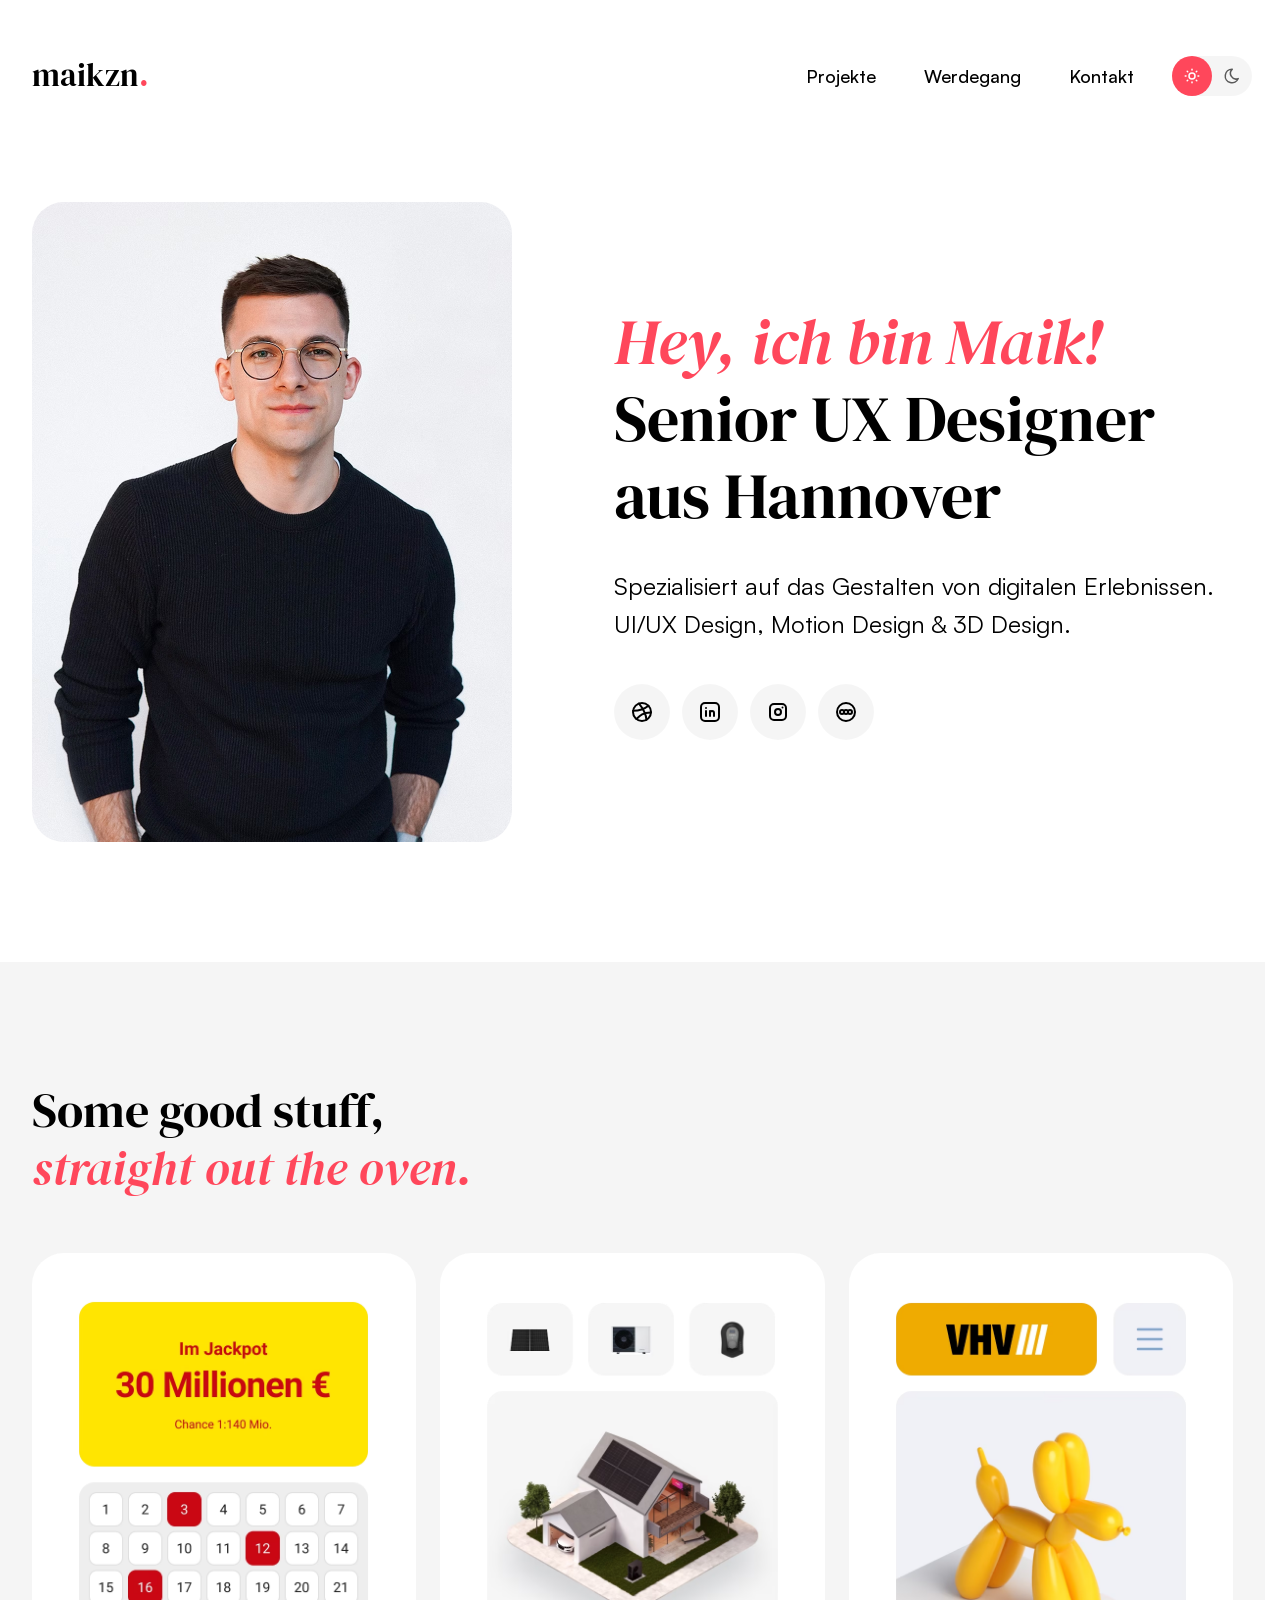
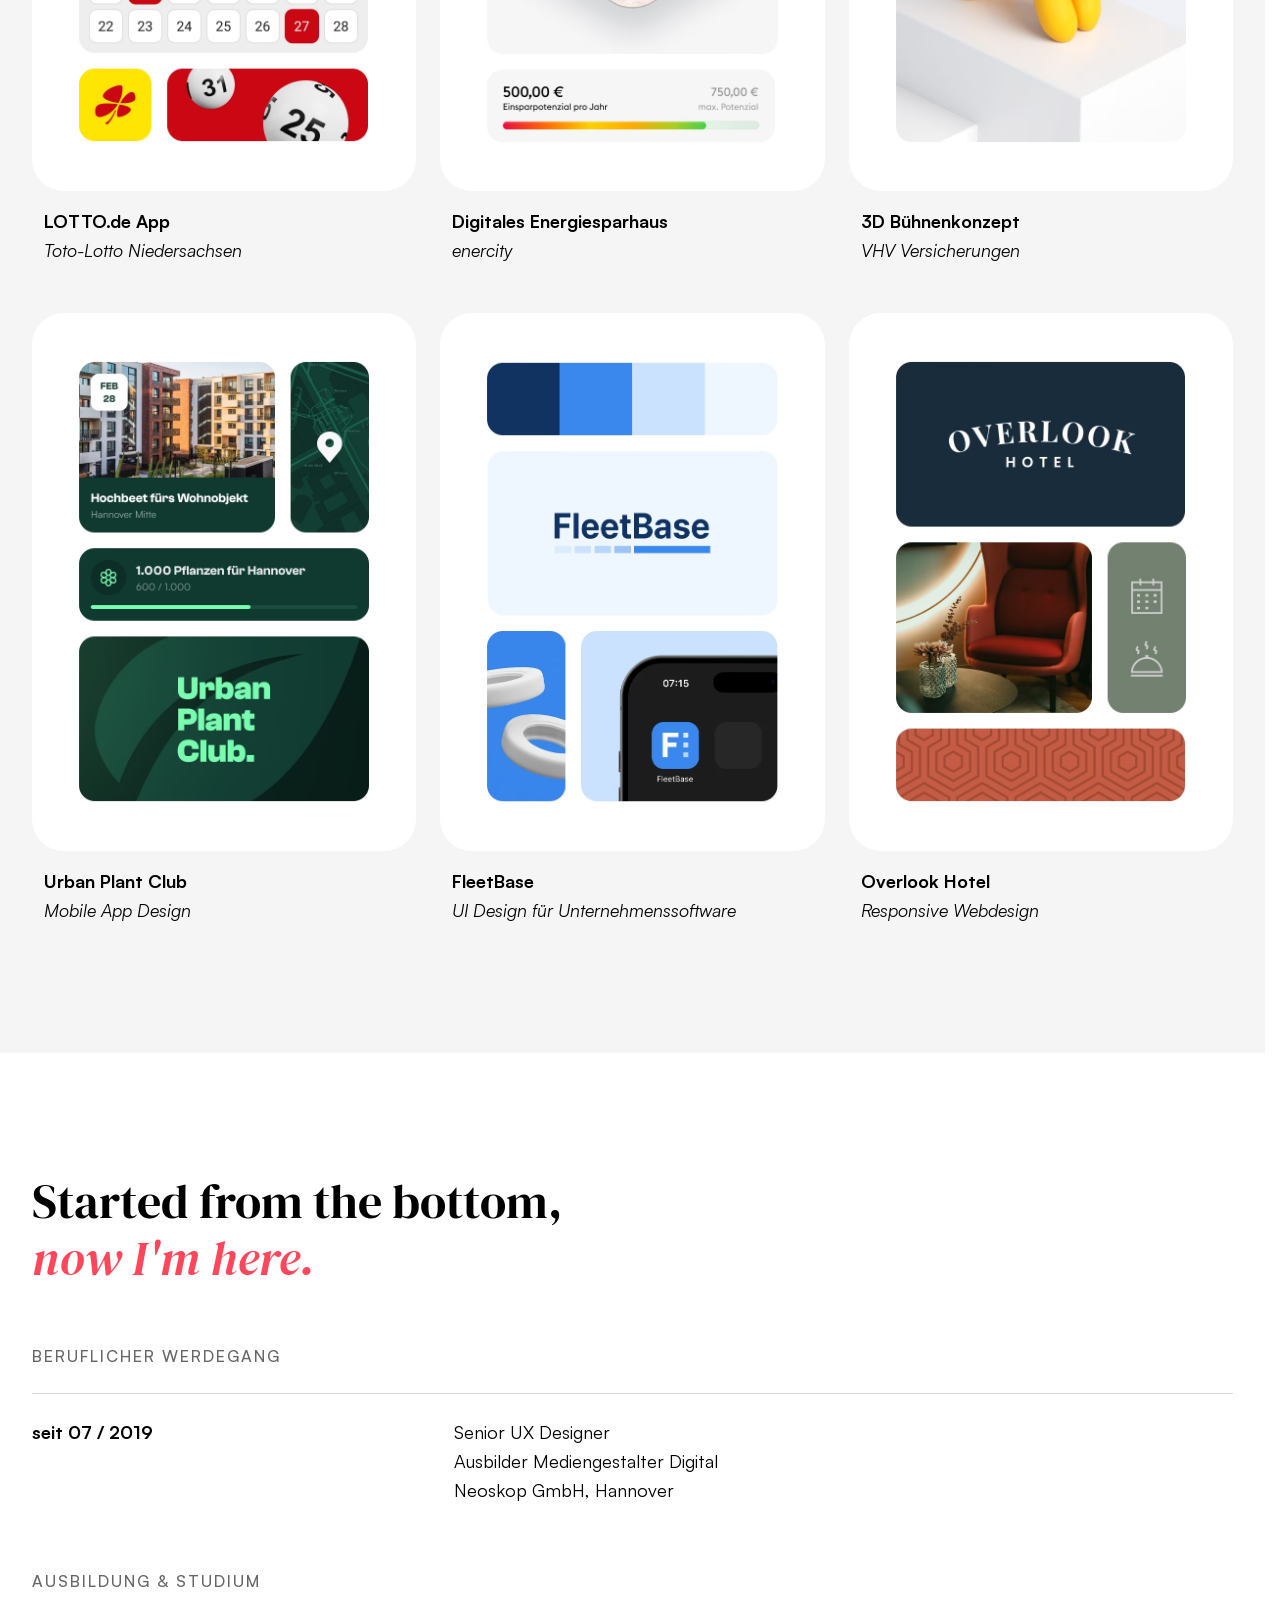
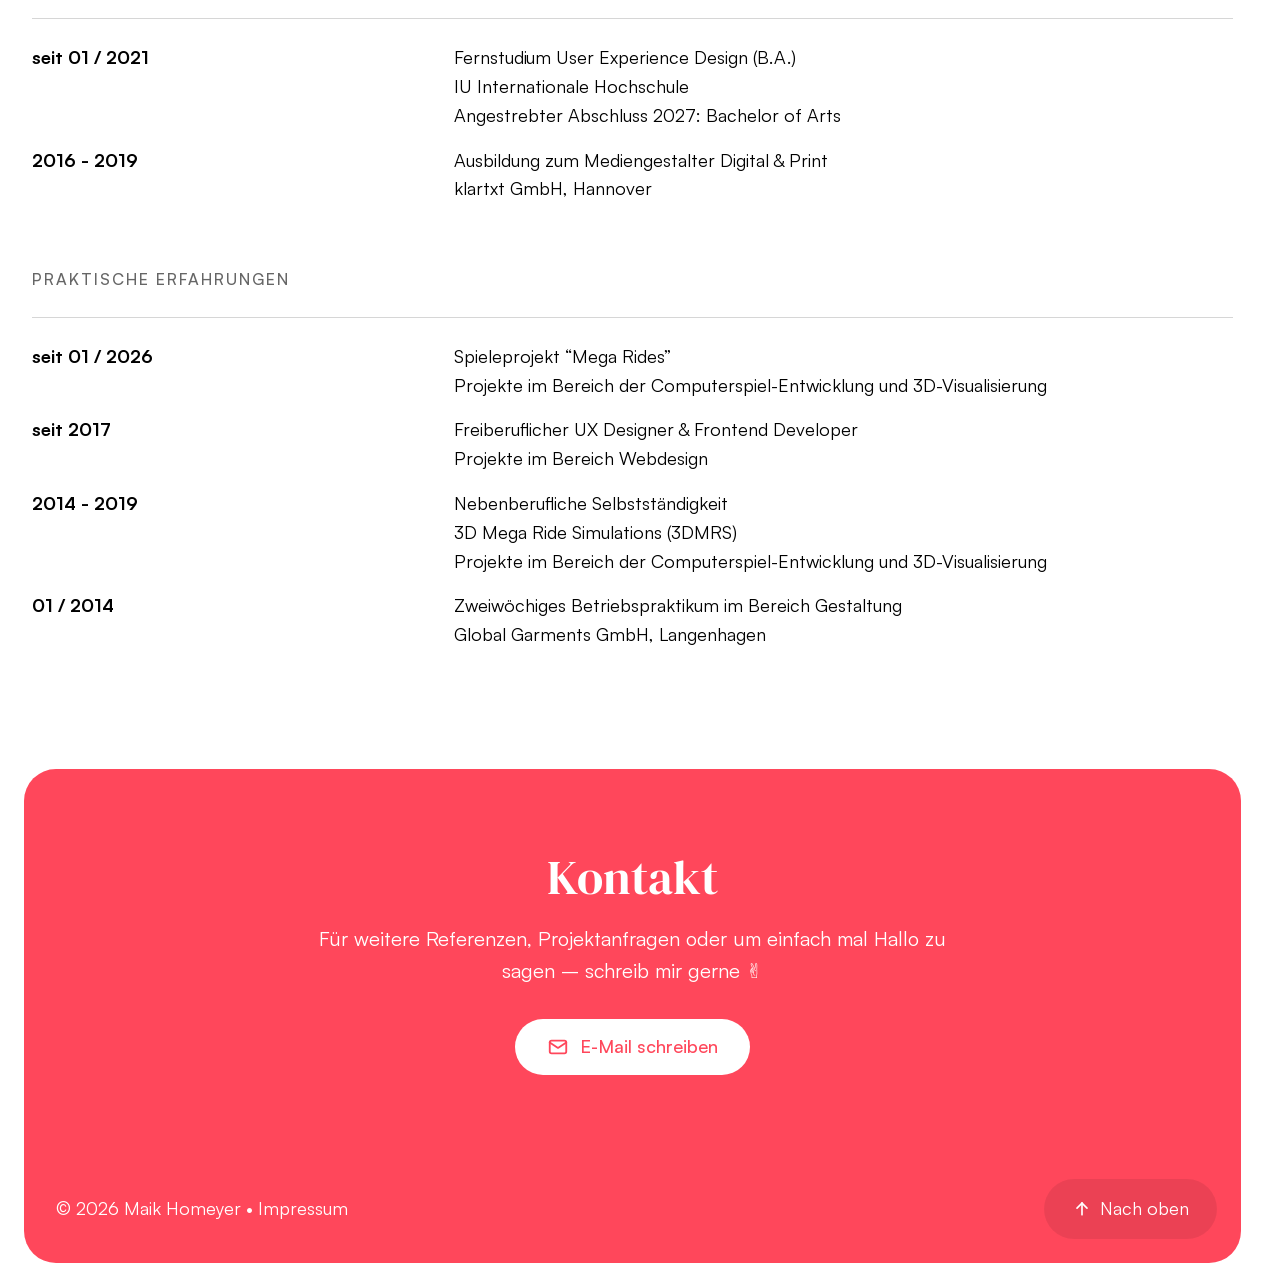
<file: index.html>
<!DOCTYPE html>
<html lang="de">
<head>
    <meta charset="UTF-8">
    <meta name="viewport" content="width=device-width, initial-scale=1.0">
    
    <meta name="description" content="UX/UI Designer aus Hannover. Ich gestalte digitale Produkte mit Fokus auf UI/UX, Motion und 3D Design für optimale Nutzererlebnisse.">
    <title>Maik Homeyer – Senior UX Designer</title>
    <link rel="icon" href="assets/favicon.svg" sizes="any" type="image/svg+xml">

    <link rel="stylesheet" href="style.css">
    <script src="script.js" defer></script>

    <meta property="og:type" content="website">
    <meta property="og:url" content="https://maikzn.de/">
    <meta property="og:title" content="Maik Homeyer – Senior UX Designer">
    <meta property="og:description" content="UX/UI Designer aus Hannover. Ich gestalte digitale Produkte mit Fokus auf UI/UX, Motion und 3D Design für optimale Nutzererlebnisse.">
    <meta property="og:image" content="https://maikzn.de/assets/og-image.jpg">
    <meta property="og:locale" content="de_DE">

    <meta name="twitter:card" content="summary_large_image">
    <meta name="twitter:title" content="Maik Homeyer – Senior UX Designer">
    <meta name="twitter:description" content="UX/UI Designer aus Hannover. Ich gestalte digitale Produkte mit Fokus auf UI/UX, Motion und 3D Design für optimale Nutzererlebnisse.">
    <meta name="twitter:image" content="https://maikzn.de/assets/og-image.jpg">

    <meta name="theme-color" content="#ffffff">
</head>
<body>
    <a href="#main" class="skip-link">Zum Hauptinhalt springen</a>

    <!-- NAVIGATION -->

    <header class="site-header"></header>

    <!-- MAIN CONTENT -->

    <main id="main" tabindex="-1">

        <!-- HERO AREA -->

        <section id="about" class="hero">
            <div class="container hero__inner">
                <div class="hero__image reveal">
                    <div class="hero__circle-wrapper reveal reveal--scale" style="transition-delay: 0.60s">
                        <svg viewBox="0 0 200 200" class="hero__circle">
                            <defs>
                                <path id="circle-path" d="M 100, 100 m -80, 0 a 80,80 0 1,1 160,0 a 80,80 0 1,1 -160,0" />
                            </defs>
                            <text>
                                <textPath href="#circle-path">
                                    Open for work · Open for work ·
                                </textPath>
                            </text>
                        </svg>
                    </div>
                    <picture>
                        <source srcset="assets/profil.avif" type="image/avif">
                        <source srcset="assets/profil.webp" type="image/webp">
                        <img src="assets/profil.jpg" 
                            alt="Porträt von Maik"
                            width="480"
                            height="640"
                            fetchpriority="high">
                    </picture>
                </div>
                <div class="hero__content">
                    <h1 class="hero__title reveal" style="transition-delay: 0.12s">
                        <span class="hero__title-highlight">Hey, ich bin Maik! </span>
                        Senior UX Designer aus Hannover</h1>
                    <p class="hero__text reveal" style="transition-delay: 0.24s">Spezialisiert auf das Gestalten von digitalen Erlebnissen. UI/UX Design, Motion Design & 3D Design.</p>
                    <ul class="hero__socials">
                        <li class="reveal" style="transition-delay: 0.36s">
                            <a href="https://dribbble.com/maikzn" target="_blank" rel="noopener noreferrer" aria-label="Dribbble-Profil von Maik">
                                <svg class="hero__socials-icon" xmlns="http://www.w3.org/2000/svg" width="24" height="24" viewBox="0 0 24 24" fill="none" stroke="currentColor" stroke-width="2" stroke-linecap="round" stroke-linejoin="round"><path stroke="none" d="M0 0h24v24H0z" fill="none" /><path d="M3 12a9 9 0 1 0 18 0a9 9 0 1 0 -18 0" /><path d="M9 3.6c5 6 7 10.5 7.5 16.2" /><path d="M6.4 19c3.5 -3.5 6 -6.5 14.5 -6.4" /><path d="M3.1 10.75c5 0 9.814 -.38 15.314 -5" /></svg>
                            </a>
                        </li>
                        <li class="reveal" style="transition-delay: 0.48s">
                            <a href="https://www.linkedin.com/in/maik-homeyer/" target="_blank" rel="noopener noreferrer" aria-label="LinkedIn-Profil von Maik">
                                <svg class="hero__socials-icon" xmlns="http://www.w3.org/2000/svg" width="24" height="24" viewBox="0 0 24 24" fill="none" stroke="currentColor" stroke-width="2" stroke-linecap="round" stroke-linejoin="round"><path stroke="none" d="M0 0h24v24H0z" fill="none" /><path d="M8 11v5" /><path d="M8 8v.01" /><path d="M12 16v-5" /><path d="M16 16v-3a2 2 0 1 0 -4 0" /><path d="M3 7a4 4 0 0 1 4 -4h10a4 4 0 0 1 4 4v10a4 4 0 0 1 -4 4h-10a4 4 0 0 1 -4 -4l0 -10" /></svg>
                            </a>
                        </li>
                        <li class="reveal" style="transition-delay: 0.60s">
                            <a href="https://www.instagram.com/maik.hmyr" target="_blank" rel="noopener noreferrer" aria-label="Instagram-Profil von Maik">
                                <svg class="hero__socials-icon" xmlns="http://www.w3.org/2000/svg" width="24" height="24" viewBox="0 0 24 24" fill="none" stroke="currentColor" stroke-width="2" stroke-linecap="round" stroke-linejoin="round"><path stroke="none" d="M0 0h24v24H0z" fill="none" /><path d="M4 8a4 4 0 0 1 4 -4h8a4 4 0 0 1 4 4v8a4 4 0 0 1 -4 4h-8a4 4 0 0 1 -4 -4l0 -8" /><path d="M9 12a3 3 0 1 0 6 0a3 3 0 0 0 -6 0" /><path d="M16.5 7.5v.01" /></svg>
                            </a>
                        </li>
                        <li class="reveal" style="transition-delay: 0.72s">
                            <a href="https://letterboxd.com/maikzn/" target="_blank" rel="noopener noreferrer" aria-label="Letterboxd-Profil von Maik">
                                <svg class="hero__socials-icon" xmlns="http://www.w3.org/2000/svg" width="24" height="24" viewBox="0 0 24 24" fill="none" stroke="currentColor" stroke-width="2" stroke-linecap="round" stroke-linejoin="round"><path stroke="none" d="M0 0h24v24H0z" fill="none" /><path d="M3 12a9 9 0 1 0 18 0a9 9 0 1 0 -18 0" /><path d="M6 12a2 2 0 1 0 4 0a2 2 0 1 0 -4 0" /><path d="M10 12a2 2 0 1 0 4 0a2 2 0 1 0 -4 0" /><path d="M14 12a2 2 0 1 0 4 0a2 2 0 1 0 -4 0" /></svg>
                            </a>
                        </li>
                    </ul>
                </div>
            </div>
        </section>

        <!-- PROJECTS -->

        <section id="projects" class="projects">
            <div class="container">
                <h2 class="projects__title reveal">Some good stuff,<br>
                    <span class="text-highlighted">straight out the oven.</span>
                </h2>
                <ul class="projects__list">
                    <li class="reveal" style="transition-delay: 0.12s">                
                        <button type="button"
                                class="project-card"
                                commandfor="lotto"
                                command="show-modal"
                                aria-label="Projektdetails zu LOTTO.de App öffnen">
                            <picture>
                                <source srcset="assets/cases/lotto/case-teaser-lotto.avif" 
                                        data-src-dark="assets/cases/lotto/case-teaser-lotto-dark.avif"
                                        type="image/avif">
                                <source srcset="assets/cases/lotto/case-teaser-lotto.webp" 
                                        data-src-dark="assets/cases/lotto/case-teaser-lotto-dark.webp"
                                        type="image/webp">
                                <img class="project-card__image"
                                    src="assets/cases/lotto/case-teaser-lotto.png" 
                                    data-src-dark="assets/cases/lotto/case-teaser-lotto-dark.png"
                                    alt="Screenshots aus dem Projekt 'Lotto.de App'"
                                    width="410"
                                    height="575"
                                    aria-hidden="true"
                                    loading="lazy"
                                    decoding="async">
                            </picture>
                            <span class="project-card__title">LOTTO.de App</span>
                            <span class="project-card__category">Toto-Lotto Niedersachsen</span>
                        </button>
                    </li>
                    <li class="reveal" style="transition-delay: 0.24s">                
                        <button type="button"
                                class="project-card"
                                commandfor="enercity"
                                command="show-modal"
                                aria-label="Projektdetails zu Digitales Energiesparhaus öffnen">
                            <picture>
                                <source srcset="assets/cases/enercity/case-teaser-enercity.avif" 
                                        data-src-dark="assets/cases/enercity/case-teaser-enercity-dark.avif"
                                        type="image/avif">
                                <source srcset="assets/cases/enercity/case-teaser-enercity.webp" 
                                        data-src-dark="assets/cases/enercity/case-teaser-enercity-dark.webp"
                                        type="image/webp">
                                <img class="project-card__image"
                                    src="assets/cases/enercity/case-teaser-enercity.png" 
                                    data-src-dark="assets/cases/enercity/case-teaser-enercity-dark.png"
                                    alt="Screenshots aus dem Projekt 'Digitales Energiesparhaus'"
                                    width="410"
                                    height="575"
                                    aria-hidden="true"
                                    loading="lazy"
                                    decoding="async">
                            </picture>
                            <span class="project-card__title">Digitales Energiesparhaus</span>
                            <span class="project-card__category">enercity</span>
                        </button>
                    </li>
                    <li class="reveal" style="transition-delay: 0.36s">
                        <button type="button"
                                class="project-card"
                                commandfor="vhv"
                                command="show-modal"
                                aria-label="Projektdetails zu 3D Bühnenkonzept öffnen">
                            <picture>
                                <source srcset="assets/cases/vhv/case-teaser-vhv.avif" 
                                        data-src-dark="assets/cases/vhv/case-teaser-vhv-dark.avif"
                                        type="image/avif">
                                <source srcset="assets/cases/vhv/case-teaser-vhv.webp" 
                                        data-src-dark="assets/cases/vhv/case-teaser-vhv-dark.webp"
                                        type="image/webp">
                                <img class="project-card__image"
                                    src="assets/cases/vhv/case-teaser-vhv.png"
                                    data-src-dark="assets/cases/vhv/case-teaser-vhv-dark.png"
                                    alt="Screenshots aus dem Projekt '3D Bühnenkonzept'"
                                    width="410"
                                    height="575"
                                    aria-hidden="true"
                                    loading="lazy"
                                    decoding="async">
                            </picture>
                            <span class="project-card__title">3D Bühnenkonzept</span>
                            <span class="project-card__category">VHV Versicherungen</span>
                        </button>
                    </li>
                    <li class="reveal" style="transition-delay: 0.48s">
                        <button type="button"
                                class="project-card"
                                commandfor="urban-plant-club"
                                command="show-modal"
                                aria-label="Projektdetails zu Urban Plant Club öffnen">
                            <picture>
                                <source srcset="assets/cases/urban/case-teaser-urban.avif" type="image/avif">
                                <source srcset="assets/cases/urban/case-teaser-urban.webp" type="image/webp">
                                <img class="project-card__image"
                                    src="assets/cases/urban/case-teaser-urban.png"
                                    alt="Screenshots aus dem Projekt 'Urban Plant Club'"
                                    width="410"
                                    height="575"
                                    aria-hidden="true"
                                    loading="lazy"
                                    decoding="async">
                            </picture>
                            <span class="project-card__title">Urban Plant Club</span>
                            <span class="project-card__category">Mobile App Design</span>
                        </button>
                    </li>
                    <li class="reveal" style="transition-delay: 0.60s">
                        <button type="button"
                                class="project-card"
                                commandfor="fleetbase"
                                command="show-modal"
                                aria-label="Projektdetails zu FleetBase öffnen">
                            <picture>
                                <source srcset="assets/cases/fleetbase/case-teaser-fleetbase.avif" type="image/avif">
                                <source srcset="assets/cases/fleetbase/case-teaser-fleetbase.webp" type="image/webp">
                                <img class="project-card__image"
                                    src="assets/cases/fleetbase/case-teaser-fleetbase.png" 
                                    alt="Screenshots aus dem Projekt 'FleetBase'"
                                    aria-hidden="true"
                                    width="410"
                                    height="575"
                                    loading="lazy"
                                    decoding="async">
                            </picture>
                            <span class="project-card__title">FleetBase</span>
                            <span class="project-card__category">UI Design für Unternehmenssoftware</span>
                        </button>
                    </li>
                    <li class="reveal" style="transition-delay: 0.72s">                
                        <button type="button"
                                class="project-card"
                                commandfor="overlook-hotel"
                                command="show-modal"
                                aria-label="Projektdetails zu Overlook Hotel öffnen">
                            <picture>
                                <source srcset="assets/cases/overlook/case-teaser-overlook.avif" type="image/avif">
                                <source srcset="assets/cases/overlook/case-teaser-overlook.webp" type="image/webp">
                                <img class="project-card__image"
                                    src="assets/cases/overlook/case-teaser-overlook.png" 
                                    alt="Screenshots aus dem Projekt 'Overlook Hotel'"
                                    aria-hidden="true"
                                    width="410"
                                    height="575"
                                    loading="lazy"
                                    decoding="async">
                            </picture>
                            <span class="project-card__title">Overlook Hotel</span>
                            <span class="project-card__category">Responsive Webdesign</span>
                        </button>
                    </li>
                </ul>
            </div>
        </section>

        <!-- CAREER -->

        <section id="career" class="career">
            <div class="container">
                <h2 class="career__title reveal">Started from the bottom,<br>
                    <span class="text-highlighted">now I'm here.</span>
                </h2>
                <div class="career__list">
                    <div class="career__group reveal" style="transition-delay: 0.12s">
                        <h3 class="career__group-title">Beruflicher Werdegang</h3>
                        <dl class="career__entries">
                            <dt class="career__date">seit 07 / 2019</dt>
                            <dd class="career__description">
                                <p>Senior UX Designer</p>
                                <p>Ausbilder Mediengestalter Digital</p>
                                <p>Neoskop GmbH, Hannover</p>
                            </dd>
                        </dl>
                    </div>
                    <div class="career__group reveal" style="transition-delay: 0.24s">
                        <h3 class="career__group-title">Ausbildung & Studium</h3>
                        <dl class="career__entries">
                            <dt class="career__date">seit 01 / 2021</dt>
                            <dd class="career__description">
                                <p>Fernstudium User Experience Design (B.A.)</p>
                                <p>IU Internationale Hochschule</p>
                                <p>Angestrebter Abschluss 2027: Bachelor of Arts</p>
                            </dd>
                            <dt class="career__date">2016 - 2019</dt>
                            <dd class="career__description">
                                <p>Ausbildung zum Mediengestalter Digital & Print</p>
                                <p>klartxt GmbH, Hannover</p>
                            </dd>
                        </dl>
                    </div>
                    <div class="career__group reveal" style="transition-delay: 0.36s">
                        <h3 class="career__group-title">Praktische Erfahrungen</h3>
                        <dl class="career__entries">
                            <dt class="career__date">seit 01 / 2026</dt>
                            <dd class="career__description">
                                <p>Spieleprojekt “Mega Rides”</p>
                                <p>Projekte im Bereich der Computerspiel-Entwicklung und 3D-Visualisierung</p>
                            </dd>
                            <dt class="career__date">seit 2017</dt>
                            <dd class="career__description">
                                <p>Freiberuflicher UX Designer & Frontend Developer</p>
                                <p>Projekte im Bereich Webdesign</p>
                            </dd>
                            <dt class="career__date">2014 - 2019</dt>
                            <dd class="career__description">
                                <p>Nebenberufliche Selbstständigkeit</p>
                                <p>3D Mega Ride Simulations (3DMRS)</p>
                                <p>Projekte im Bereich der Computerspiel-Entwicklung und 3D-Visualisierung</p>
                            </dd>
                            <dt class="career__date">01 / 2014</dt>
                            <dd class="career__description">
                                <p>Zweiwöchiges Betriebspraktikum im Bereich Gestaltung</p>
                                <p>Global Garments GmbH, Langenhagen</p>
                            </dd>
                        </dl>
                    </div>
                </div>
            </div>
        </section>
        
    </main>

    <!-- FOOTER -->

    <footer class="site-footer"></footer>

     <!-- MODAL: URBAN PLANT CLUB -->

     <dialog id="urban-plant-club"
             class="modal"
             aria-labelledby="urban-plant-club-title"
             closedby="any">

        <article class="modal__content">

            <button type="button"
                    class="modal__close"
                    commandfor="urban-plant-club"
                    command="close"
                    aria-label="Projektdetails schließen"
                    autofocus>
                <span aria-hidden="true">
                    <svg xmlns="http://www.w3.org/2000/svg" width="24" height="24" viewBox="0 0 24 24" fill="none" stroke="currentColor" stroke-width="2" stroke-linecap="round" stroke-linejoin="round" class="icon icon-tabler icons-tabler-outline icon-tabler-x"><path stroke="none" d="M0 0h24v24H0z" fill="none" /><path d="M18 6l-12 12" /><path d="M6 6l12 12" /></svg>
                </span>
            </button>

            <header class="modal__header">
                <p class="modal__category">Mobile App Design</p>
                <h3 id="urban-plant-club-title" class="modal__title">Urban Plant Club</h3>
            </header>

            <p class="modal__description">Für ein Hochschulprojekt entstand die App Urban Plant Club, die das Thema Urban Gardening aufgreift und den Austausch sowie die Gemeinschaft innerhalb einer Kommune stärkt. Der gesamte Gestaltungsprozess umfasste Recherche, Ideenfindung, Konzeption sowie die Ausarbeitung von High Fidelity Layouts und eines klickbaren Prototyps.</p>

            <ul class="modal__links">
                <li><a href="https://www.figma.com/proto/EjaXicSK30zauk4vLMAazk/Projekt--Mobile-Design?page-id=255%3A778&node-id=255-779&viewport=540%2C270%2C0.22&t=h2NLescLhPdW84NV-1&scaling=scale-down&content-scaling=fixed&starting-point-node-id=255%3A779&desktop-link-click-timestamp=1783879916279&desktop-ul-exp-bucket=po&desktop-ul-pref-conflict=1" class="modal__link" target="_blank" rel="noopener noreferrer">Prototyp aufrufen</a></li>
                <li class="modal__links-meta">Tools: Figma, FigJam</li>
            </ul>

            <ul class="modal__gallery">

                <li class="modal__gallery-item modal__gallery-item--full">
                    <figure>
                        <picture>
                            <source srcset="assets/cases/urban/urban-plant-club-1.avif" type="image/avif">
                            <source srcset="assets/cases/urban/urban-plant-club-1.webp" type="image/webp">
                            <img src="assets/cases/urban/urban-plant-club-1.png" 
                                alt="Darstellung des Loading-Screens sowie der Startseite der Urban Plant Club App auf einem iPhone"
                                width="1152"
                                height="688"
                                decoding="async">
                        </picture>
                    </figure>
                </li>

                <li class="modal__gallery-item modal__gallery-item--full">
                    <figure>
                        <picture>
                            <source srcset="assets/cases/urban/urban-plant-club-2.avif" 
                                    data-src-dark="assets/cases/urban/urban-plant-club-2-dark.avif"
                                    type="image/avif">
                            <source srcset="assets/cases/urban/urban-plant-club-2.webp" 
                                    data-src-dark="assets/cases/urban/urban-plant-club-2-dark.webp"
                                    type="image/webp">
                            <img src="assets/cases/urban/urban-plant-club-2.png" 
                                data-src-dark="assets/cases/urban/urban-plant-club-2-dark.png"
                                alt="User Flow aus der Konzeption der App"
                                width="1152"
                                height="688"
                                decoding="async">
                        </picture>
                    </figure>
                </li>

                <li class="modal__gallery-item modal__gallery-item--full">
                    <figure>
                        <picture>
                            <source srcset="assets/cases/urban/urban-plant-club-3.avif" 
                                    data-src-dark="assets/cases/urban/urban-plant-club-3-dark.avif"
                                    type="image/avif">
                            <source srcset="assets/cases/urban/urban-plant-club-3.webp" 
                                    data-src-dark="assets/cases/urban/urban-plant-club-3-dark.webp"
                                    type="image/webp">
                            <img src="assets/cases/urban/urban-plant-club-3.png" 
                                data-src-dark="assets/cases/urban/urban-plant-club-3-dark.png"
                                alt="Scribbles aus der Konzeption der App"
                                width="1152"
                                height="688"
                                decoding="async">
                        </picture>
                    </figure>
                </li>

                <li class="modal__gallery-item modal__gallery-item--full">
                    <figure>
                        <picture>
                            <source srcset="assets/cases/urban/urban-plant-club-4.avif" type="image/avif">
                            <source srcset="assets/cases/urban/urban-plant-club-4.webp" type="image/webp">
                            <img src="assets/cases/urban/urban-plant-club-4.png" 
                                alt="Startseite, Projektübersicht und Challenges in der App"
                                width="1152"
                                height="688"
                                decoding="async">
                        </picture>
                    </figure>
                </li>

                <li class="modal__gallery-item modal__gallery-item--full">
                    <figure>
                        <picture>
                            <source srcset="assets/cases/urban/urban-plant-club-5.avif" type="image/avif">
                            <source srcset="assets/cases/urban/urban-plant-club-5.webp" type="image/webp">
                            <img src="assets/cases/urban/urban-plant-club-5.png" 
                                alt="UI Komponenten der Urban Plant Club App"
                                width="1152"
                                height="688"
                                decoding="async">
                        </picture>
                    </figure>
                </li>

            </ul>
        </article>

    </dialog>

    <!-- MODAL: FLEETBASE -->

    <dialog id="fleetbase" 
            class="modal"
            aria-labelledby="fleetbase-title"
            closedby="any">

        <article class="modal__content">

            <button type="button"
                    class="modal__close"
                    commandfor="fleetbase"
                    command="close"
                    aria-label="Projektdetails schließen"
                    autofocus>
                <span aria-hidden="true">
                    <svg xmlns="http://www.w3.org/2000/svg" width="24" height="24" viewBox="0 0 24 24" fill="none" stroke="currentColor" stroke-width="2" stroke-linecap="round" stroke-linejoin="round" class="icon icon-tabler icons-tabler-outline icon-tabler-x"><path stroke="none" d="M0 0h24v24H0z" fill="none" /><path d="M18 6l-12 12" /><path d="M6 6l12 12" /></svg>
                </span>
            </button>

            <header class="modal__header">
                <p class="modal__category">UI Design für Unternehmenssoftware</p>
                <h3 id="fleetbase-title" class="modal__title">FleetBase</h3>
            </header>

            <p class="modal__description">FleetBase ist eine konzeptionelle UI/UX-Fallstudie für eine interne Unternehmenssoftware im Bereich der Qualitätssicherung eines Automobilherstellers. Ziel war es, komplexe Prozesse rund um Testfahrzeuge, Mängelerfassung und Wartung in eine klar strukturierte, rollenbasierte Benutzeroberfläche zu überführen. Im Projekt entstanden ein fundiertes Interaktionskonzept, ein eigenständiges Designsystem sowie ausgearbeitete Screendesigns für Desktop- und Tablet-Nutzung mit Fokus auf Konsistenz, Übersichtlichkeit und Skalierbarkeit.</p>

            <ul class="modal__links">
                <li><a href="assets/cases/fleetbase/FleetBase_Studienprojekt.pdf" target="_blank" rel="noopener noreferrer" class="modal__link">Projekt im Detail</a></li>
                <li class="modal__links-meta">Tools: Figma</li>
            </ul>

            <ul class="modal__gallery">
                <li class="modal__gallery-item modal__gallery-item--full">
                    <figure>
                        <picture>
                            <source srcset="assets/cases/fleetbase/fleetbase-1.avif" type="image/avif">
                            <source srcset="assets/cases/fleetbase/fleetbase-1.webp" type="image/webp">
                            <img src="assets/cases/fleetbase/fleetbase-1.png" 
                                alt="Komponenten aus dem Designsystem von FleetBase"
                                width="1152"
                                height="688"
                                decoding="async">
                        </picture>
                    </figure>
                </li>
                <li class="modal__gallery-item modal__gallery-item--full">
                    <figure>
                        <picture>
                            <source srcset="assets/cases/fleetbase/fleetbase-2.avif" type="image/avif">
                            <source srcset="assets/cases/fleetbase/fleetbase-2.webp" type="image/webp">
                            <img src="assets/cases/fleetbase/fleetbase-2.png" 
                                alt="Desktop Übersicht aller Testfahrzeuge aus der Sicht eines Koordinators"
                                width="1152"
                                height="688"
                                decoding="async">
                        </picture>
                    </figure>
                </li>
                <li class="modal__gallery-item modal__gallery-item--half">
                    <figure>
                        <picture>
                            <source srcset="assets/cases/fleetbase/fleetbase-3.avif" type="image/avif">
                            <source srcset="assets/cases/fleetbase/fleetbase-3.webp" type="image/webp">
                            <img src="assets/cases/fleetbase/fleetbase-3.png" 
                                alt="Tablet Übersicht aller Testfahrten aus der Sicht eines Prüfers"
                                width="564"
                                height="688"
                                decoding="async">
                        </picture>
                    </figure>
                </li>
                <li class="modal__gallery-item modal__gallery-item--half">
                    <figure>
                        <picture>
                            <source srcset="assets/cases/fleetbase/fleetbase-4.avif" type="image/avif">
                            <source srcset="assets/cases/fleetbase/fleetbase-4.webp" type="image/webp">
                            <img src="assets/cases/fleetbase/fleetbase-4.png" 
                                alt="Tablet Ansicht der Mängelerfassung aus der Sicht eines Prüfers"
                                width="564"
                                height="688"
                                decoding="async">
                        </picture>
                    </figure>
                </li>
            </ul>
        </article>

    </dialog>


    <!-- MODAL: OVERLOOK HOTEL -->

    <dialog id="overlook-hotel"
            class="modal"
            aria-labelledby="overlook-hotel-title"
            closedby="any">

        <article class="modal__content">
            <button type="button"
                class="modal__close"
                commandfor="overlook-hotel"
                command="close"
                aria-label="Projektdetails schließen"
                autofocus>
            <span aria-hidden="true">
                <svg xmlns="http://www.w3.org/2000/svg" width="24" height="24" viewBox="0 0 24 24" fill="none" stroke="currentColor" stroke-width="2" stroke-linecap="round" stroke-linejoin="round" class="icon icon-tabler icons-tabler-outline icon-tabler-x"><path stroke="none" d="M0 0h24v24H0z" fill="none" /><path d="M18 6l-12 12" /><path d="M6 6l12 12" /></svg>
            </span>
            </button>
            <header class="modal__header">
                <p class="modal__category">Responsive Webdesign</p>
                <h3 id="overlook-hotel-title" class="modal__title">Overlook Hotel</h3>
            </header>

            <p class="modal__description">Im Rahmen eines Studienprojekts entstand der Webauftritt für das fiktive "Overlook Hotel" – ein Erlebnishotel, das Gäste in die düstere Welt von Stanley Kubricks "The Shining" entführt. Ziel war es, die immersive Atmosphäre des Films bereits auf der Website spürbar zu machen und Besucher:innen über klare Storytelling-Elemente in die Erzählung einzubeziehen. Der Prozess umfasste eine Konkurrenzanalyse, die Entwicklung von Personas, die Erstellung von Moodboards und Wireframes bis hin zum finalen Design samt klickbarem Prototyp.</p>

            <ul class="modal__links">
                <li><a href="https://www.figma.com/proto/Ym14QoDTxJyCBWasntaTL9/Projekt--Webdesign?page-id=234%3A236&node-id=374-647&node-type=frame&viewport=-520%2C-376%2C0.25&t=aNX93P7GcT8F7XwM-1&scaling=scale-down&content-scaling=fixed&starting-point-node-id=374%3A647&desktop-link-click-timestamp=1783879981449&desktop-ul-exp-bucket=po&desktop-ul-pref-conflict=1" target="_blank" rel="noopener noreferrer" class="modal__link">Zum Prototypen</a></li>
                <li class="modal__links-meta">Tools: Figma, FigJam</li>
            </ul>

            <ul class="modal__gallery">
                <li class="modal__gallery-item modal__gallery-item--full">
                    <figure>
                        <picture>
                            <source srcset="assets/cases/overlook/overlook-1.avif" type="image/avif">
                            <source srcset="assets/cases/overlook/overlook-1.webp" type="image/webp">
                            <img src="assets/cases/overlook/overlook-1.png" 
                                alt="Startseite des Overlook Hotel"
                                width="1152"
                                height="688"
                                decoding="async">
                        </picture>
                    </figure>
                </li>
                <li class="modal__gallery-item modal__gallery-item--full">
                    <figure>
                        <picture>
                            <source srcset="assets/cases/overlook/overlook-2.avif" 
                                    data-src-dark="assets/cases/overlook/overlook-2-dark.avif"
                                    type="image/avif">
                            <source srcset="assets/cases/overlook/overlook-2.webp" 
                                    data-src-dark="assets/cases/overlook/overlook-2-dark.webp"
                                    type="image/webp">
                            <img src="assets/cases/overlook/overlook-2.png" 
                                data-src-dark="assets/cases/overlook/overlook-2-dark.png"
                                alt="Moodboard für das Projekt"
                                width="1152"
                                height="688"
                                decoding="async">
                        </picture>
                    </figure>
                </li>
                <li class="modal__gallery-item modal__gallery-item--half">
                    <figure>
                        <picture>
                            <source srcset="assets/cases/overlook/overlook-3.avif" 
                                    data-src-dark="assets/cases/overlook/overlook-3-dark.avif"
                                    type="image/avif">
                            <source srcset="assets/cases/overlook/overlook-3.webp" 
                                    data-src-dark="assets/cases/overlook/overlook-3-dark.webp"
                                    type="image/webp">
                            <img src="assets/cases/overlook/overlook-3.png" 
                                alt="Scribbles für die Startseite"
                                data-src-dark="assets/cases/overlook/overlook-3-dark.png"
                                width="564"
                                height="688"
                                decoding="async">
                        </picture>
                    </figure>
                </li>
                <li class="modal__gallery-item modal__gallery-item--half">
                    <figure>
                        <picture>
                            <source srcset="assets/cases/overlook/overlook-4.avif" type="image/avif">
                            <source srcset="assets/cases/overlook/overlook-4.webp" type="image/webp">
                            <img src="assets/cases/overlook/overlook-4.png" 
                                alt="Wireframes von der Startseite"
                                width="564"
                                height="688"
                                decoding="async">
                        </picture>
                    </figure>
                </li>
                <li class="modal__gallery-item modal__gallery-item--full">
                    <figure>
                        <picture>
                            <source srcset="assets/cases/overlook/overlook-5.avif" type="image/avif">
                            <source srcset="assets/cases/overlook/overlook-5.webp" type="image/webp">
                            <img src="assets/cases/overlook/overlook-5.png" 
                                alt="Irrgarten Sektion auf der Startseite"
                                width="1152"
                                height="688"
                                decoding="async">
                        </picture>
                    </figure>
                </li>
                <li class="modal__gallery-item modal__gallery-item--half">
                    <figure>
                        <picture>
                            <source srcset="assets/cases/overlook/overlook-6.avif" type="image/avif">
                            <source srcset="assets/cases/overlook/overlook-6.webp" type="image/webp">
                            <img src="assets/cases/overlook/overlook-6.png" 
                                alt="Bewertungen des Hotels auf der Startseite"
                                width="564"
                                height="688"
                                decoding="async">
                        </picture>
                    </figure>
                </li>
                <li class="modal__gallery-item modal__gallery-item--half">
                    <figure>
                        <picture>
                            <source srcset="assets/cases/overlook/overlook-7.avif" type="image/avif">
                            <source srcset="assets/cases/overlook/overlook-7.webp" type="image/webp">
                            <img src="assets/cases/overlook/overlook-7.png" 
                                alt="Interface Komponenten auf der Detailseite eines Zimmers"
                                width="564"
                                height="688"
                                decoding="async">
                        </picture>
                    </figure>
                </li>
            </ul>
        </article>

    </dialog>

     <!-- MODAL: LOTTO.de APP -->

     <dialog id="lotto"
             class="modal"
             aria-labelledby="lotto-title"
             closedby="any">

        <article class="modal__content">

            <button type="button"
                    class="modal__close"
                    commandfor="lotto"
                    command="close"
                    aria-label="Projektdetails schließen"
                    autofocus>
                <span aria-hidden="true">
                    <svg xmlns="http://www.w3.org/2000/svg" width="24" height="24" viewBox="0 0 24 24" fill="none" stroke="currentColor" stroke-width="2" stroke-linecap="round" stroke-linejoin="round" class="icon icon-tabler icons-tabler-outline icon-tabler-x"><path stroke="none" d="M0 0h24v24H0z" fill="none" /><path d="M18 6l-12 12" /><path d="M6 6l12 12" /></svg>
                </span>
            </button>

            <header class="modal__header">
                <p class="modal__category">Toto-Lotto Niedersachsen</p>
                <h3 id="lotto-title" class="modal__title">LOTTO.de App</h3>
            </header>

            <p class="modal__description">Für Lotto.de entstand ein plattformübergreifendes App-Design, das die bestehende Website in ein natives Mobile-Erlebnis überführt. Nutzer:innen können Spielscheine für verschiedene Lotterien ausfüllen, Ziehungsergebnisse einsehen und physische Lottoscheine per Scan auf Gewinne prüfen. Zu meinen Aufgaben gehörten: die Konzeption der Nutzerflows, die visuelle Ausgestaltung sowie der Aufbau eines umfassenden Designsystems, das die produktspezifischen Corporate Designs aller Lotterien konsistent abbildet, die WCAG-AA-Kontrastrichtlinien erfüllt und einen Light- sowie Darkmode ermöglicht. Zudem wurden Rive Animationen für das Onboarding erstellt. Die App befindet sich aktuell noch in der Entwicklungsphase.</p>

            <ul class="modal__links">
                <li><a href="https://lotto.de" class="modal__link" target="_blank" rel="noopener noreferrer">Website aufrufen</a></li>
                <li class="modal__links-meta">Tools: Figma, Rive</li>
            </ul>

            <ul class="modal__gallery">

                <li class="modal__gallery-item modal__gallery-item--full">
                    <figure>
                        <picture>
                            <source srcset="assets/cases/lotto/lotto-1.avif" type="image/avif">
                            <source srcset="assets/cases/lotto/lotto-1.webp" type="image/webp">
                            <img src="assets/cases/lotto/lotto-1.png" 
                                alt="Darstellung des Onboarding Prozesses"
                                width="1152"
                                height="688"
                                decoding="async">
                        </picture>
                    </figure>
                </li>

                <li class="modal__gallery-item modal__gallery-item--half">
                    <figure>
                        <picture>
                            <source srcset="assets/cases/lotto/lotto-2.avif" type="image/avif">
                            <source srcset="assets/cases/lotto/lotto-2.webp" type="image/webp">
                            <img src="assets/cases/lotto/lotto-2.png" 
                                alt="Startseite der App mit Produktkacheln"
                                width="564"
                                height="688"
                                decoding="async">
                        </picture>
                    </figure>
                </li>

                <li class="modal__gallery-item modal__gallery-item--half">
                    <figure>
                        <picture>
                            <source srcset="assets/cases/lotto/lotto-3.avif" type="image/avif">
                            <source srcset="assets/cases/lotto/lotto-3.webp" type="image/webp">
                            <img src="assets/cases/lotto/lotto-3.png" 
                                alt="Übersicht über Figma Variablen"
                                width="564"
                                height="688"
                                decoding="async">
                        </picture>
                    </figure>
                </li>

                <li class="modal__gallery-item modal__gallery-item--full">
                    <figure>
                        <picture>
                            <source srcset="assets/cases/lotto/lotto-4.avif" type="image/avif">
                            <source srcset="assets/cases/lotto/lotto-4.webp" type="image/webp">
                            <img src="assets/cases/lotto/lotto-4.png" 
                                alt="Detailansicht eines Spielscheins für Lotto 6aus49"
                                width="1152"
                                height="688"
                                decoding="async">
                        </picture>
                    </figure>
                </li>

                <li class="modal__gallery-item modal__gallery-item--half">
                    <figure>
                        <picture>
                            <source srcset="assets/cases/lotto/lotto-5.avif" type="image/avif">
                            <source srcset="assets/cases/lotto/lotto-5.webp" type="image/webp">
                            <img src="assets/cases/lotto/lotto-5.png" 
                                alt="KENO Spielschein im Lightmode"
                                width="564"
                                height="688"
                                decoding="async">
                        </picture>
                    </figure>
                </li>

                <li class="modal__gallery-item modal__gallery-item--half">
                    <figure>
                        <picture>
                            <source srcset="assets/cases/lotto/lotto-6.avif" 
                                    data-src-dark="assets/cases/lotto/lotto-6-dark.avif"
                                    type="image/avif">
                            <source srcset="assets/cases/lotto/lotto-6.webp" 
                                    data-src-dark="assets/cases/lotto/lotto-6-dark.webp"
                                    type="image/webp">
                            <img src="assets/cases/lotto/lotto-6.png" 
                                data-src-dark="assets/cases/lotto/lotto-6-dark.png"
                                alt="KENO Spielschein im Darkmode"
                                width="564"
                                height="688"
                                decoding="async">
                        </picture>
                    </figure>
                </li>

                <li class="modal__gallery-item modal__gallery-item--full">
                    <figure>
                        <picture>
                            <source srcset="assets/cases/lotto/lotto-7.avif" type="image/avif">
                            <source srcset="assets/cases/lotto/lotto-7.webp" type="image/webp">
                            <img src="assets/cases/lotto/lotto-7.png" 
                                alt="Ziehungsergebnisse, Scanner-Funktion und Gewinncheck"
                                width="1152"
                                height="688"
                                decoding="async">
                        </picture>
                    </figure>
                </li>

            </ul>
        </article>

    </dialog>

    <!-- MODAL: VHV -->

    <dialog id="vhv"
             class="modal"
             aria-labelledby="vhv-title"
             closedby="any">

        <article class="modal__content">

            <button type="button"
                    class="modal__close"
                    commandfor="vhv"
                    command="close"
                    aria-label="Projektdetails schließen"
                    autofocus>
                <span aria-hidden="true">
                    <svg xmlns="http://www.w3.org/2000/svg" width="24" height="24" viewBox="0 0 24 24" fill="none" stroke="currentColor" stroke-width="2" stroke-linecap="round" stroke-linejoin="round" class="icon icon-tabler icons-tabler-outline icon-tabler-x"><path stroke="none" d="M0 0h24v24H0z" fill="none" /><path d="M18 6l-12 12" /><path d="M6 6l12 12" /></svg>
                </span>
            </button>

            <header class="modal__header">
                <p class="modal__category">VHV Versicherungen</p>
                <h3 id="vhv-title" class="modal__title">3D Bühnenkonzept</h3>
            </header>

            <p class="modal__description">Im Rahmen eines Design-Rebrushes zur Verbesserung der Barrierefreiheit wurden neue Bühnengrafiken entwickelt, die frischen Wind in die Markenwelt der VHV bringen sollten. Hierfür habe ich ein 3D-Bühnenkonzept entworfen und an die verschiedenen Produktkategorien angepasst.</p>

            <ul class="modal__links">
                <li><a href="https://www.vhv.de/auto-versicherung" class="modal__link" target="_blank" rel="noopener noreferrer">Website aufrufen</a></li>
                <li class="modal__links-meta">Tools: Blender, Photoshop</li>
            </ul>

            <ul class="modal__gallery">

                <li class="modal__gallery-item modal__gallery-item--full">
                    <figure>
                        <picture>
                            <source srcset="assets/cases/vhv/vhv-1.avif" type="image/avif">
                            <source srcset="assets/cases/vhv/vhv-1.webp" type="image/webp">
                            <img src="assets/cases/vhv/vhv-1.png" 
                                alt="Startseite der VHV Versicherung mit dem Bühnenmotiv für die Autoversicherung"
                                width="1152"
                                height="688"
                                decoding="async">
                        </picture>
                    </figure>
                </li>
                <li class="modal__gallery-item modal__gallery-item--full">
                    <figure>
                        <div class="video-player">
                            <video autoplay muted loop playsinline
                                width="1152"
                                height="688"
                                data-src-dark="assets/cases/vhv/vhv-2-dark.webm">
                                <source src="assets/cases/vhv/vhv-2.webm"
                                        data-src-dark="assets/cases/vhv/vhv-2-dark.webm"
                                        type="video/webm">
                                <source src="assets/cases/vhv/vhv-2.mp4" 
                                        data-src-dark="assets/cases/vhv/vhv-2-dark.mp4"
                                        type="video/mp4">
                            </video>
                            <button type="button" 
                                    class="video-player__toggle" 
                                    aria-label="Video pausieren"
                                    aria-pressed="false">
                                <span class="video-player__icon video-player__icon--pause" aria-hidden="true">
                                <svg xmlns="http://www.w3.org/2000/svg" viewBox="0 0 56 56">
                                    <path d="m21.7334 36.67h2.5342c1.1483 0 1.7324-.5796 1.7324-1.7193v-13.9015c0-1.12-.5841-1.6898-1.7324-1.7193h-2.5342c-1.1483 0-1.7324.5698-1.7324 1.7193v13.9015c-.0297 1.1396.5544 1.7193 1.7324 1.7193zm9.9992 0h2.5347c1.1485 0 1.7327-.5796 1.7327-1.7193v-13.9015c0-1.12-.5842-1.7193-1.7327-1.7193h-2.5347c-1.1485 0-1.7327.5698-1.7327 1.7193v13.9015c0 1.1396.5545 1.7193 1.7327 1.7193z"></path>
                                </svg>
                                </span>
                                <span class="video-player__icon video-player__icon--play" aria-hidden="true">
                                    <svg xmlns="http://www.w3.org/2000/svg" viewBox="0 0 56 56">
                                        <path d="m23.7555 36.6237c.4478 0 .8598-.1343 1.4241-.4568l10.9178-6.3322c.8598-.5016 1.3614-1.021 1.3614-1.8361 0-.8061-.5016-1.3255-1.3614-1.8271l-10.9178-6.3322c-.5643-.3314-.9762-.4657-1.4241-.4657-.9315 0-1.7555.7165-1.7555 1.9435v13.3629c0 1.227.824 1.9435 1.7555 1.9435z"></path>
                                    </svg>
                                </span>
                            </button>
                        </div>
                    </figure>
                </li>
                <li class="modal__gallery-item modal__gallery-item--half">
                    <figure>
                        <picture>
                            <source srcset="assets/cases/vhv/vhv-3.avif" type="image/avif">
                            <source srcset="assets/cases/vhv/vhv-3.webp" type="image/webp">
                            <img src="assets/cases/vhv/vhv-3.png" 
                                alt="Bühnengrafik für die Hausratsversicherung"
                                width="564"
                                height="688"
                                decoding="async">
                        </picture>
                    </figure>
                </li>

                <li class="modal__gallery-item modal__gallery-item--half">
                    <figure>
                        <picture>
                            <source srcset="assets/cases/vhv/vhv-4.avif" type="image/avif">
                            <source srcset="assets/cases/vhv/vhv-4.webp" type="image/webp">
                            <img src="assets/cases/vhv/vhv-4.png" 
                                alt="Bühnengrafik für die Tierkrankenversicherung"
                                width="564"
                                height="688"
                                decoding="async">
                        </picture>
                    </figure>
                </li>

            </ul>
        </article>

    </dialog>

    <!-- MODAL: ENERCITY -->

    <dialog id="enercity"
             class="modal"
             aria-labelledby="enercity-title"
             closedby="any">

        <article class="modal__content">

            <button type="button"
                    class="modal__close"
                    commandfor="enercity"
                    command="close"
                    aria-label="Projektdetails schließen"
                    autofocus>
                <span aria-hidden="true">
                    <svg xmlns="http://www.w3.org/2000/svg" width="24" height="24" viewBox="0 0 24 24" fill="none" stroke="currentColor" stroke-width="2" stroke-linecap="round" stroke-linejoin="round" class="icon icon-tabler icons-tabler-outline icon-tabler-x"><path stroke="none" d="M0 0h24v24H0z" fill="none" /><path d="M18 6l-12 12" /><path d="M6 6l12 12" /></svg>
                </span>
            </button>

            <header class="modal__header">
                <p class="modal__category">enercity</p>
                <h3 id="enercity-title" class="modal__title">Digitales Energiesparhaus</h3>
            </header>

            <p class="modal__description">Das digitale Energiesparhaus von enercity ermöglicht es Kunden, ihre Haushaltssituation zu analysieren und gezielte Optimierungsmaßnahmen zur langfristigen Senkung der Energiekosten zu erhalten. Dieses Projekt habe ich als Designer umfassend begleitet – von der Konzeption über die visuelle Gestaltung bis hin zur Erstellung der Rive-Animationen für die Hausgrafik.</p>

            <ul class="modal__links">
                <li><a href="https://www.enercity.de/privatkunden/produkte/energieberatung/digitales-energiesparhaus" class="modal__link" target="_blank" rel="noopener noreferrer">Website aufrufen</a></li>
                <li class="modal__links-meta">Tools: Figma, Rive, Photoshop</li>
            </ul>

            <ul class="modal__gallery">

                <li class="modal__gallery-item modal__gallery-item--full">
                    <figure>
                        <picture>
                            <source srcset="assets/cases/enercity/enercity-1.avif" type="image/avif">
                            <source srcset="assets/cases/enercity/enercity-1.webp" type="image/webp">
                            <img src="assets/cases/enercity/enercity-1.png" 
                                alt="Digitales Energiesparhaus Konfigurator Oberfläche"
                                width="1152"
                                height="688"
                                decoding="async">
                        </picture>
                    </figure>
                </li>

                <li class="modal__gallery-item modal__gallery-item--full">
                    <figure>
                        <div class="video-player">
                            <video autoplay muted loop playsinline
                                width="1152"
                                height="688">
                                <source src="assets/cases/enercity/enercity-2.webm" 
                                        data-src-dark="assets/cases/enercity/enercity-2-dark.webm"
                                        type="video/webm">
                                <source src="assets/cases/enercity/enercity-2.mp4" 
                                        data-src-dark="assets/cases/enercity/enercity-2-dark.mp4"
                                        type="video/mp4">
                            </video>
                            <button type="button" 
                                    class="video-player__toggle" 
                                    aria-label="Video pausieren"
                                    aria-pressed="false">
                                <span class="video-player__icon video-player__icon--pause" aria-hidden="true">
                                <svg xmlns="http://www.w3.org/2000/svg" viewBox="0 0 56 56">
                                    <path d="m21.7334 36.67h2.5342c1.1483 0 1.7324-.5796 1.7324-1.7193v-13.9015c0-1.12-.5841-1.6898-1.7324-1.7193h-2.5342c-1.1483 0-1.7324.5698-1.7324 1.7193v13.9015c-.0297 1.1396.5544 1.7193 1.7324 1.7193zm9.9992 0h2.5347c1.1485 0 1.7327-.5796 1.7327-1.7193v-13.9015c0-1.12-.5842-1.7193-1.7327-1.7193h-2.5347c-1.1485 0-1.7327.5698-1.7327 1.7193v13.9015c0 1.1396.5545 1.7193 1.7327 1.7193z"></path>
                                </svg>
                                </span>
                                <span class="video-player__icon video-player__icon--play" aria-hidden="true">
                                    <svg class="icon-control icon-control-play-super svg-icon play-icon" xmlns="http://www.w3.org/2000/svg" viewBox="0 0 56 56">
                                        <path d="m23.7555 36.6237c.4478 0 .8598-.1343 1.4241-.4568l10.9178-6.3322c.8598-.5016 1.3614-1.021 1.3614-1.8361 0-.8061-.5016-1.3255-1.3614-1.8271l-10.9178-6.3322c-.5643-.3314-.9762-.4657-1.4241-.4657-.9315 0-1.7555.7165-1.7555 1.9435v13.3629c0 1.227.824 1.9435 1.7555 1.9435z"></path>
                                    </svg>
                                </span>
                            </button>
                        </div>
                    </figure>
                </li>

                <li class="modal__gallery-item modal__gallery-item--half">
                    <figure>
                        <img src="assets/cases/enercity/enercity-3.svg" 
                            alt="UI Elemente"
                            width="564"
                            height="688"
                            decoding="async">
                    </figure>
                </li>

                <li class="modal__gallery-item modal__gallery-item--half">
                    <figure>
                        <img src="assets/cases/enercity/enercity-4.svg" 
                            data-src-dark="assets/cases/enercity/enercity-4-dark.svg"
                            alt="UI Elemente"
                            width="564"
                            height="688"
                            decoding="async">
                    </figure>
                </li>

            </ul>
        </article>

    </dialog>
    
</body>
</html>
</file>
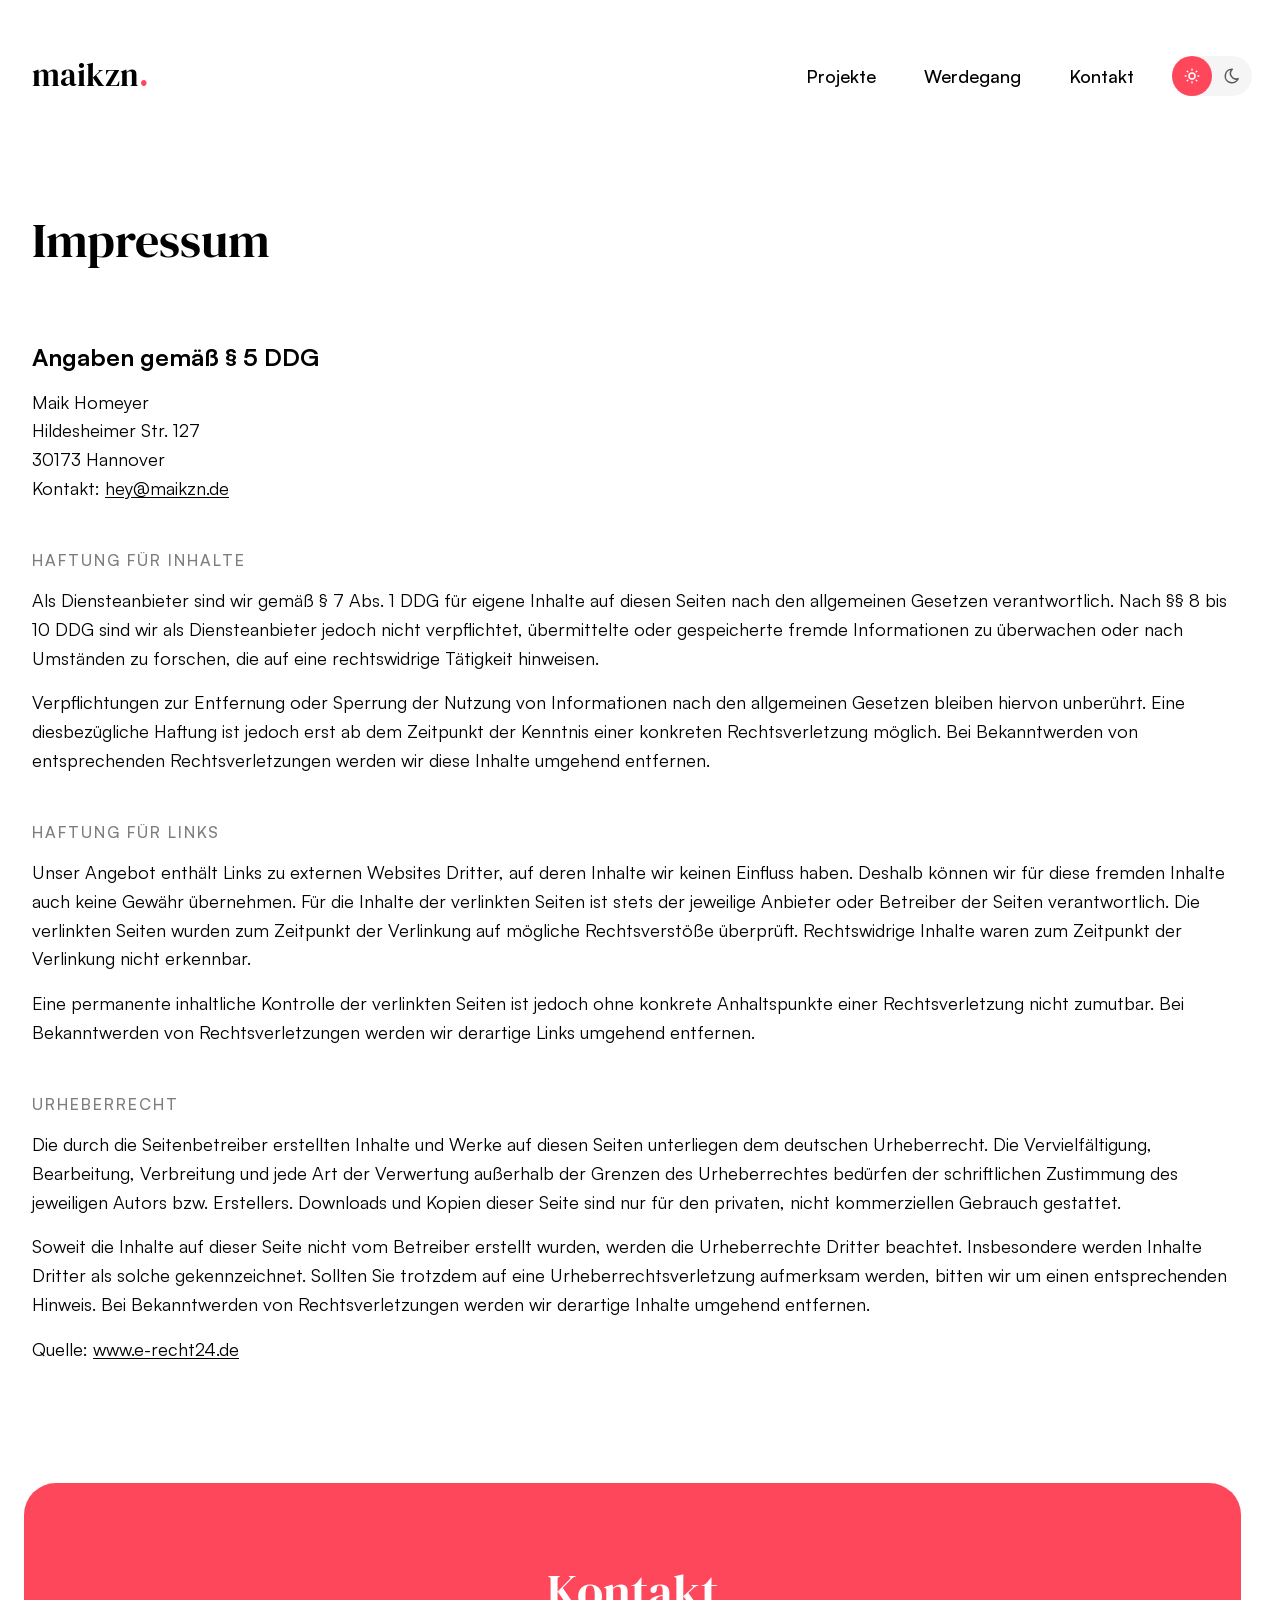
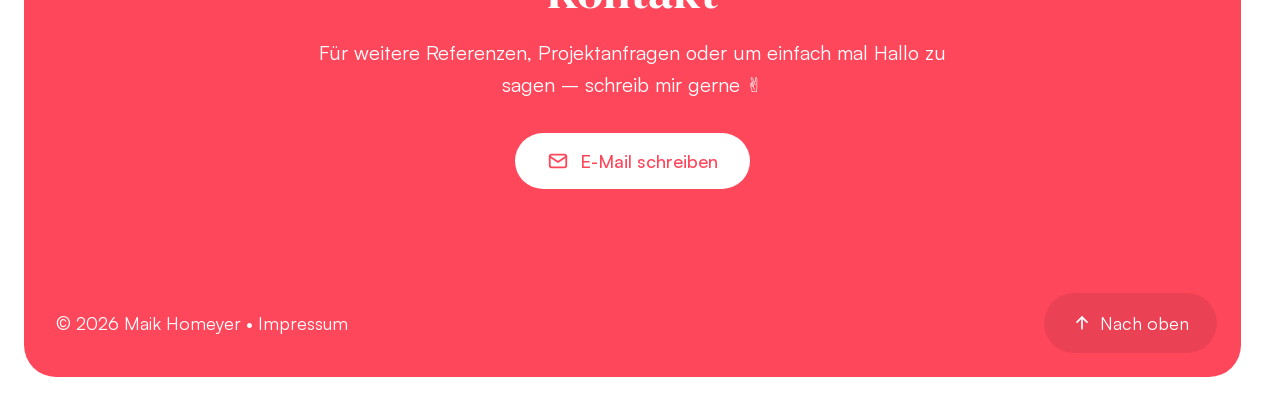
<file: impressum.html>
<!DOCTYPE html>
<html lang="de">
<head>
    <meta charset="UTF-8">
    <meta name="viewport" content="width=device-width, initial-scale=1.0">

    <meta name="description" content="UX/UI Designer aus Hannover. Ich gestalte digitale Produkte mit Fokus auf UI/UX, Motion und 3D Design für optimale Nutzererlebnisse.">
    <title>Maik Homeyer – Impressum</title>
    <link rel="icon" href="assets/favicon.svg" sizes="any" type="image/svg+xml">

    <link rel="stylesheet" href="style.css">
    <script src="script.js" defer></script>

    <meta property="og:type" content="website">
    <meta property="og:url" content="https://maikzn.de/">
    <meta property="og:title" content="Maik Homeyer – Senior UX Designer">
    <meta property="og:description" content="UX/UI Designer aus Hannover. Ich gestalte digitale Produkte mit Fokus auf UI/UX, Motion und 3D Design für optimale Nutzererlebnisse.">
    <meta property="og:image" content="https://maikzn.de/assets/og-image.jpg">
    <meta property="og:locale" content="de_DE">

    <meta name="twitter:card" content="summary_large_image">
    <meta name="twitter:title" content="Maik Homeyer – Senior UX Designer">
    <meta name="twitter:description" content="UX/UI Designer aus Hannover. Ich gestalte digitale Produkte mit Fokus auf UI/UX, Motion und 3D Design für optimale Nutzererlebnisse.">
    <meta name="twitter:image" content="https://maikzn.de/assets/og-image.jpg">

    <meta name="theme-color" content="#ffffff">
</head>
<body>
    <a href="#main" class="skip-link">Zum Hauptinhalt springen</a>

    <!-- NAVIGATION -->

    <header class="site-header"></header>

    <!-- MAIN CONTENT -->

    <main id="main" tabindex="-1">

        <!-- IMPRINT -->

        <section class="imprint">
            <div class="container imprint__inner">
                <h1 class="imprint__title">Impressum</h1>

                <h2 class="imprint__contact-title">Angaben gemäß § 5 DDG</h2>
                <address class="imprint__address">
                    Maik Homeyer<br>
                    Hildesheimer Str. 127<br>
                    30173 Hannover<br>
                    Kontakt: <a href="mailto:hey@maikzn.de">hey@maikzn.de</a>
                </address>

                <h2 class="imprint__section-title">Haftung für Inhalte</h2>
                <p class="imprint__paragraph">Als Diensteanbieter sind wir gemäß § 7 Abs. 1 DDG für eigene Inhalte auf diesen Seiten nach den allgemeinen Gesetzen verantwortlich. Nach §§ 8 bis 10 DDG sind wir als Diensteanbieter jedoch nicht verpflichtet, übermittelte oder gespeicherte fremde Informationen zu überwachen oder nach Umständen zu forschen, die auf eine rechtswidrige Tätigkeit hinweisen.</p>

                <p class="imprint__paragraph">Verpflichtungen zur Entfernung oder Sperrung der Nutzung von Informationen nach den allgemeinen Gesetzen bleiben hiervon unberührt. Eine diesbezügliche Haftung ist jedoch erst ab dem Zeitpunkt der Kenntnis einer konkreten Rechtsverletzung möglich. Bei Bekanntwerden von entsprechenden Rechtsverletzungen werden wir diese Inhalte umgehend entfernen.</p>

                <h2 class="imprint__section-title">Haftung für Links</h2>
                <p class="imprint__paragraph">Unser Angebot enthält Links zu externen Websites Dritter, auf deren Inhalte wir keinen Einfluss haben. Deshalb können wir für diese fremden Inhalte auch keine Gewähr übernehmen. Für die Inhalte der verlinkten Seiten ist stets der jeweilige Anbieter oder Betreiber der Seiten verantwortlich. Die verlinkten Seiten wurden zum Zeitpunkt der Verlinkung auf mögliche Rechtsverstöße überprüft. Rechtswidrige Inhalte waren zum Zeitpunkt der Verlinkung nicht erkennbar.</p>

                <p class="imprint__paragraph">Eine permanente inhaltliche Kontrolle der verlinkten Seiten ist jedoch ohne konkrete Anhaltspunkte einer Rechtsverletzung nicht zumutbar. Bei Bekanntwerden von Rechtsverletzungen werden wir derartige Links umgehend entfernen.</p>

                <h2 class="imprint__section-title">Urheberrecht</h2>
                <p class="imprint__paragraph">Die durch die Seitenbetreiber erstellten Inhalte und Werke auf diesen Seiten unterliegen dem deutschen Urheberrecht. Die Vervielfältigung, Bearbeitung, Verbreitung und jede Art der Verwertung außerhalb der Grenzen des Urheberrechtes bedürfen der schriftlichen Zustimmung des jeweiligen Autors bzw. Erstellers. Downloads und Kopien dieser Seite sind nur für den privaten, nicht kommerziellen Gebrauch gestattet.</p>

                <p class="imprint__paragraph">Soweit die Inhalte auf dieser Seite nicht vom Betreiber erstellt wurden, werden die Urheberrechte Dritter beachtet. Insbesondere werden Inhalte Dritter als solche gekennzeichnet. Sollten Sie trotzdem auf eine Urheberrechtsverletzung aufmerksam werden, bitten wir um einen entsprechenden Hinweis. Bei Bekanntwerden von Rechtsverletzungen werden wir derartige Inhalte umgehend entfernen.</p>

                <p class="imprint__paragraph">Quelle: <a href="https://www.e-recht24.de" target="_blank" rel="noopener noreferrer">www.e-recht24.de</a></p>
            </div>
        </section>

    </main>

    <!-- FOOTER -->

    <footer class="site-footer"></footer>
    
</body>
</html>
</file>
<file: style.css>
/* FONTS */

@font-face {
    font-family: 'Satoshi';
    src: url('assets/fonts/Satoshi-Regular.woff2') format('woff2');
    font-weight: 400;
    font-style: normal;
    font-display: swap;
}

@font-face {
    font-family: 'Satoshi';
    src: url('assets/fonts/Satoshi-Italic.woff2') format('woff2');
    font-weight: 400;
    font-style: italic;
    font-display: swap;
}

@font-face {
    font-family: 'Satoshi';
    src: url('assets/fonts/Satoshi-Medium.woff2') format('woff2');
    font-weight: 500;
    font-style: normal;
    font-display: swap;
}

@font-face {
    font-family: 'Satoshi';
    src: url('assets/fonts/Satoshi-Bold.woff2') format('woff2');
    font-weight: 700;
    font-style: normal;
    font-display: swap;
}

@font-face {
    font-family: 'DM Serif Display';
    src: url('assets/fonts/DMSerifDisplay-Regular.woff2') format('woff2');
    font-weight: 400;
    font-style: normal;
    font-display: swap;
}

@font-face {
    font-family: 'DM Serif Display';
    src: url('assets/fonts/DMSerifDisplay-Italic.woff2') format('woff2');
    font-weight: 400;
    font-style: italic;
    font-display: swap;
}


/* GENERAL & RESETS */

*,
*::before,
*::after {
    margin: 0;
    padding: 0;
    border: 0;
    box-sizing: border-box;
}

:root {
    --font-display: 'DM Serif Display', Georgia, serif;
    --font-body: 'Satoshi', system-ui, sans-serif;
    --font-size: 1.125rem;
    --header-height: 4rem;

    --color-background-primary: #fff;
    --color-background-secondary: rgba(0, 0, 0, 0.04);
    --color-background-inverse: #0f0f0f;
    --color-text: #000;
    --color-accent: #FF475B;
    --color-accent-surface: #FF475B;
    --color-accent-hover: color-mix(in lch, var(--color-accent), transparent 88%);
    --color-border-primary: rgba(0, 0, 0, 0.16);
    --color-border-secondary: rgba(0, 0, 0, 0.08);

    --color-surface-blur: rgba(255, 255, 255, 0.64);
    --backdrop-blur: saturate(180%) blur(20px);
    --color-backdrop: rgba(0, 0, 0, 0.6);

    --section-padding-x: 1.5rem;
    --section-padding-y: 4rem;

    --border-radius-md: 2rem;
    --border-radius-sm: 1.5rem;

    @media (min-width: 640px) {
        --section-padding-x: 2.5rem;
        --section-padding-y: 6rem;
        --header-height: 5.125rem;
    }

    @media (min-width: 1024px) {
        --section-padding-x: 2rem;
        --section-padding-y: 7.5rem;
    }
}

[data-theme="dark"] {
    --color-background-primary: #0f0f0f;
    --color-background-secondary: rgba(255, 255, 255, 0.04);
    --color-background-inverse: #fff;
    --color-text: #fff;
    --color-accent: #6871E9;
    --color-accent-surface: #5C64E5;
    --color-border-primary: rgba(255, 255, 255, 0.24);
    --color-border-secondary: rgba(255, 255, 255, 0.08);
    --color-border-inverse: rgba(0, 0, 0, 0.08);
    --color-surface-blur: rgba(15, 15, 15, 0.64);
    --color-backdrop: rgba(255, 255, 255, 0.08);
}

@media (prefers-color-scheme: dark) {
    :root:not([data-theme="light"]) {
        --color-background-primary: #0f0f0f;
        --color-background-secondary: rgba(255, 255, 255, 0.04);
        --color-background-inverse: #fff;
        --color-text: #fff;
        --color-accent: #6871E9;
        --color-accent-surface: #5C64E5;
        --color-border-primary: rgba(255, 255, 255, 0.24);
        --color-border-secondary: rgba(255, 255, 255, 0.08);
        --color-border-inverse: rgba(0, 0, 0, 0.08);
        --color-surface-blur: rgba(15, 15, 15, 0.64);
        --color-backdrop: rgba(255, 255, 255, 0.08);
    }
}

html {
    scroll-behavior: smooth;
    scroll-padding-top: var(--header-height);
    background: var(--color-background-primary);
    scrollbar-gutter: stable;

    @media (prefers-reduced-motion: reduce) {
        scroll-behavior: auto;
    }
}

body {
    min-height: 100vh;
    line-height: 1.6;
    font-size: var(--font-size);
    -webkit-font-smoothing: antialiased;
    font-family: var(--font-body);
    color: var(--color-text);
}

html.is-modal-open {
    overflow: hidden;
}

html:has(.site-nav__hamburger[aria-expanded="true"]) {
    overflow: hidden;
}

main {
    padding-top: var(--header-height);

    &:focus-visible {
        outline: none;
    }
}

p,
h1,
h2,
h3,
h4,
h5,
h6 {
    overflow-wrap: break-word;
}

h1,
h2 {
    font-family: var(--font-display);
    font-weight: 400;
}

h2 {
    font-size: 2rem;
    line-height: 1.2;

    @media (min-width: 640px) {
        font-size: 2.5rem;
    }

    @media (min-width: 1024px) {
        font-size: 3rem;
    }
}

h3 {
    font-family: var(--font-body);
    font-size: 1rem;
    font-weight: 500;
    letter-spacing: 2px;
    text-transform: uppercase;
    color: color-mix(in srgb, var(--color-text) 60%, transparent);
}

.text-highlighted {
    color: var(--color-accent);
    font-style: italic;
}

a {
    color: inherit;
    text-decoration: none;
    text-underline-offset: 2px;
}

ul,
ol {
    list-style: none;
}

button {
    background: none;
    border: none;
    padding: 0;
    cursor: pointer;
    color: inherit;
    font: inherit;
    user-select: none;
    -webkit-user-select: none;
    touch-action: manipulation;
    -webkit-tap-highlight-color: transparent;
}

img,
picture,
video,
canvas,
svg {
    display: block;
    max-width: 100%;
    height: auto;
    user-select: none;
}

.container {
    max-width: 1280px;
    margin: 0 auto;
}

::selection {
    background: var(--color-accent);
    color: white;
    opacity: 1;
}

:focus-visible {
    outline: 2px solid var(--color-accent);
    outline-offset: 4px;
    border-radius: 2rem;
}


/* REVEAL */

.reveal {
    opacity: 0;
    transform: translateY(2rem);
    transition: opacity 0.6s cubic-bezier(0, 0, 0.5, 1),
        transform 0.6s cubic-bezier(0, 0, 0.5, 1);
}

.reveal--scale {
    transform: rotate(-60deg) scale(0.4);
}

.reveal--scale-subtle {
    transform: scale(0.9);
}

.reveal--visible {
    opacity: 1;
    transform: translateY(0);
}

.reveal--scale.reveal--visible {
    transform: rotate(0deg) scale(1);
}

.reveal--scale-subtle.reveal--visible {
    transform: scale(1);
}


@media (prefers-reduced-motion: reduce) {
    .reveal {
        opacity: 1;
        transform: none;
        transition: none;
    }
}


/* SKIP-LINK */

.skip-link {
    position: absolute;
    top: 0.5rem;
    left: 0.5rem;
    padding: 0.5rem 1rem;
    background: var(--color-text);
    color: var(--color-background-primary);
    font-weight: 500;
    transform: translateY(-150%);
    transition: transform 0.2s;

    &:focus {
        transform: translateY(0);
    }
}


/* NAVIGATION */

.site-header {
    position: fixed;
    top: 0;
    left: 0;
    right: 0;
    width: auto;
    padding: 2rem 1rem 2rem 1.5rem;
    background: var(--color-surface-blur);
    backdrop-filter: var(--backdrop-blur);
    z-index: 20;
    display: flex;
    justify-content: space-between;
    align-items: center;
    font-size: 1.125rem;
    border-bottom: 1px solid transparent;
    transition-property: padding-top, padding-bottom, left, right, background, backdrop-filter;
    transition-duration: 0.3s;
    transition-timing-function: cubic-bezier(0, 0, 0.5, 1);

    &.site-header--scrolled {
        padding-top: 1rem;
        padding-bottom: 1rem;
        border-bottom: 1px solid var(--color-border-secondary);
    }

    &.site-header--no-transition {
        transition: none !important;
    }

    @media (min-width: 640px) {
        top: 2rem;
        padding: 1rem 1.75rem 1rem 2rem;
        border-radius: 999px;
        background: transparent;
        backdrop-filter: none;

        &.site-header--scrolled {
            left: 2rem;
            right: 2rem;
            padding-top: 1rem;
            padding-bottom: 1rem;
            background: var(--color-surface-blur);
            backdrop-filter: var(--backdrop-blur);
            border-bottom: 1px solid transparent;
        }
    }

    @media (min-width: 1376px) {
        left: 2rem;
        right: 2rem;
    }

    @media (prefers-reduced-motion: reduce) {
        transition: none;
    }
}

body:has(.site-nav__hamburger[aria-expanded="true"]) .site-header {
    background: var(--color-background-primary);
    backdrop-filter: none;
}

.site-header__actions {
    display: flex;
    align-items: center;
    gap: 0.75rem;
    z-index: 1;
}

.site-nav__logo {
    font-family: var(--font-display);
    font-size: 1.75rem;
    transition: all 0.160s ease;
    z-index: 1;
    user-select: none;

    span {
        color: var(--color-accent);
    }

    &:active {
        transform: scale(0.9);
    }

    &:focus-visible {
        border-radius: 0.5rem;
    }

    @media (hover: hover) {
        &:hover {
            color: var(--color-accent);
        }
    }

    @media (min-width: 640px) {
        font-size: 2rem;
    }
}

.theme-toggle {
    display: inline-block;
    padding: 0;
    margin-left: 0.875rem;

    .theme-toggle__track {
        position: relative;
        display: inline-flex;
        align-items: center;
        justify-content: space-between;
        width: 5rem;
        height: 2.5rem;
        background: var(--color-background-secondary);
        border-radius: 999px;
        transition: all 0.16s cubic-bezier(0, 0, 0.5, 1);

        @media (hover: hover) {
            &:hover {
                background: var(--color-accent-hover);

                .theme-toggle__icon {
                    color: var(--color-accent);
                }
            }
        }

        &:active {
            transform: scale(0.9);
        }
    }

    .theme-toggle__icon {
        position: relative;
        z-index: 2;
        display: flex;
        align-items: center;
        justify-content: center;
        width: 100%;
        color: var(--color-text);
        transition: all 0.2s cubic-bezier(0, 0, 0.5, 1);
    }

    .theme-toggle__thumb {
        position: absolute;
        width: 2.5rem;
        height: 2.5rem;
        background: var(--color-accent);
        border-radius: 999px;
        transition: all 0.2s cubic-bezier(0, 0, 0.5, 1);
    }
}

[data-theme="light"] .theme-toggle__icon--sun,
[data-theme="dark"] .theme-toggle__icon--moon,
[data-theme="light"] .theme-toggle__track:hover .theme-toggle__icon--sun,
[data-theme="dark"] .theme-toggle__track:hover .theme-toggle__icon--moon {
    color: #fff;
    opacity: 1;
}

[data-theme="light"] .theme-toggle__icon--moon,
[data-theme="dark"] .theme-toggle__icon--sun {
    opacity: 0.64;
}

[data-theme="dark"] .theme-toggle__thumb {
    transform: translateX(2.5rem);
}

@media (prefers-color-scheme: dark) {
    :root:not([data-theme="light"]) {
        .theme-toggle__thumb {
            transform: translateX(2.5rem);
        }

        .theme-toggle__icon--sun {
            opacity: 0.4;
        }

        .theme-toggle__icon--moon {
            opacity: 1;
        }
    }
}

.site-nav__hamburger {
    width: 2.5rem;
    height: 2.5rem;
    display: flex;
    align-items: center;
    justify-content: center;
    border-radius: 100%;
    background: var(--color-background-secondary);
    transition: all .16s cubic-bezier(0, 0, 0.5, 1);

    &:active {
        transform: scale(0.9);
    }

    &[aria-expanded="true"] .site-nav__hamburger-icon {
        background: transparent;

        &::before {
            transform: translateY(0) rotate(45deg);
        }

        &::after {
            transform: translateY(0) rotate(-45deg);
        }
    }

    @media (hover: hover) {
        &:hover {
            color: var(--color-accent);
            background: var(--color-accent-hover);
        }
    }

    @media (min-width: 640px) {
        display: none;
    }
}

.site-nav__hamburger-icon {
    display: block;
    width: 1.125rem;
    height: 2px;
    border-radius: 999px;
    background: currentColor;
    transition: transform 0.2s, opacity 0.2s;

    &::before,
    &::after {
        content: '';
        position: absolute;
        display: block;
        width: 1.125rem;
        height: 2px;
        border-radius: 999px;
        background: currentColor;
        transition: transform 0.2s, opacity 0.2s;
    }

    &::before {
        transform: translateY(-0.4rem);
    }

    &::after {
        transform: translateY(0.4rem);
    }
}

.site-nav {
    position: fixed;

    @media (min-width: 640px) {
        position: static;
        margin-left: auto;
    }
}

.site-nav__list {
    display: flex;
    position: fixed;
    top: 0;
    will-change: transform;
    left: 0;
    right: 0;
    height: 100vh;
    background: var(--color-background-primary);
    padding: 2rem;
    flex-direction: column;
    justify-content: center;
    gap: 1rem;
    opacity: 0;
    transform: translateY(-100vh);
    transition:
        opacity 0.24s ease;

    body:has(.site-nav__hamburger[aria-expanded="true"]) & {
        display: flex;
        opacity: 1;
        transform: translateY(0);
        transition:
            transform 0.72s cubic-bezier(0.22, 1, 0.36, 1);

        @starting-style {
            transform: translateY(-100%);
        }
    }

    @media (min-width: 640px) {
        display: flex;
        position: static;
        flex-direction: row;
        background: transparent;
        padding: 0;
        gap: 0;
        height: auto;
        opacity: 1;
        transform: none;
        transition: none;

        li:first-child {
            display: none;
        }
    }
}

.site-nav__list li {
    opacity: 0;
    transform: translateY(-1.5rem);
    transition:
        opacity 0.48s ease-out,
        transform 0.72s cubic-bezier(0.22, 1, 0.36, 1);

    body:has(.site-nav__hamburger[aria-expanded="true"]) & {
        opacity: 1;
        transform: translateY(0);

        &:nth-child(1) { transition-delay: 0.32s; }
        &:nth-child(2) { transition-delay: 0.40s; }
        &:nth-child(3) { transition-delay: 0.48s; }
        &:nth-child(4) { transition-delay: 0.56s; }
        &:nth-child(5) { transition-delay: 0.64s; }
        &:nth-child(6) { transition-delay: 0.72s; }
    }

    @media (min-width: 640px) {
        opacity: 1;
        transform: none;
        transition: none;
        transition-delay: 0 !important;
    }
}

.site-nav__link {
    display: inline-block;
    padding: 0.5rem 0;
    font-size: 1.75rem;
    font-weight: 500;
    transition: all .16s ease;

    &:active {
        transform: scale(0.9);
    }

    @media (hover: hover) {
        &:hover {
            color: var(--color-accent);
        }
    }

    @media (min-width: 640px) {
        display: flex;
        align-items: center;
        padding: 0 1.25rem;
        border-radius: 999px;
        height: 3.5rem;
        font-size: 1.125rem;

        @media (hover: hover) {
            &:hover {
                background: var(--color-accent-hover);
            }
        }
    }

    @media (min-width: 1024px) {
        padding: 0 1.5rem;
    }
}


/* HERO SECTION */

.hero {
    padding: var(--section-padding-y) var(--section-padding-x);
    margin-top: -1.125rem;

    @media (min-width: 640px) {
        padding: var(--section-padding-y) 1.5rem;
        margin-top: 0;
    }

    @media (min-width: 1024px) {
        padding: var(--section-padding-y) var(--section-padding-x);
    }
}

.hero__inner {
    display: flex;
    flex-direction: column;
    gap: 2rem;

    @media (min-width: 640px) {
        gap: 3rem;
    }

    @media (min-width: 1024px) {
        flex-direction: row;
        align-items: center;
        gap: 8vw;
    }
}

.hero__image {
    position: relative;
    max-width: 440px;
    margin: 0 auto;

    img {
        width: 100%;
        border-radius: var(--border-radius-md);
    }

    @media (min-width: 1024px) {
        flex: 1;
        max-width: 480px;
        margin: 0;
    }
}

.hero__circle-wrapper {
    display: none;
    position: absolute;
    top: 4rem;
    width: 144px;
    height: 144px;

    @media (min-width: 640px) {
        display: block;
        left: -4rem;
    }

    @media (min-width: 1024px) {
        display: none;
    }

    @media (min-width: 1376px) {
        display: block;
        top: 5rem;
        left: -4rem;
    }
}

.hero__circle {
    width: 100%;
    height: 100%;
    color: var(--color-accent);
    animation: circle-rotate 10s linear infinite;
    user-select: none;

    text {
        font-family: var(--font-body);
        font-size: 20px;
        font-weight: 700;
        letter-spacing: 4px;
        text-transform: uppercase;
        fill: currentColor;
    }

    @media (prefers-reduced-motion: reduce) {
        animation: none;
    }
}

@keyframes circle-rotate {
    from {
        transform: rotate(0deg);
    }

    to {
        transform: rotate(360deg);
    }
}

.hero__content {
    @media (min-width: 640px) {
        text-align: center;
        max-width: 50ch;
        margin: 0 auto;
    }

    @media (min-width: 1024px) {
        flex: 1;
        text-align: left;
        margin: 0;
    }
}

.hero__title {
    font-size: 2.5rem;
    line-height: 1.3;
    padding-bottom: 1rem;

    @media (min-width: 1024px) {
        font-size: 4rem;
        line-height: 1.2;
        padding-bottom: 2rem;
    }
}

.hero__title-highlight {
    display: block;
    font-style: italic;
    color: var(--color-accent);
}

.hero__text {
    font-size: 1.25rem;
    padding-bottom: 2rem;

    @media (min-width: 1024px) {
        font-size: 1.5rem;
        padding-bottom: 2.5rem;
    }
}

.hero__socials {
    display: flex;
    gap: 0.75rem;

    a {
        position: relative;
        display: inline-flex;
        align-items: center;
        justify-content: center;
        width: 3.5rem;
        height: 3.5rem;
        background: var(--color-background-secondary);
        border-radius: 100%;
        transition: all .16s ease;

        &:active {
            transform: scale(0.9);
        }

        @media (hover: hover) {
            &:hover {
                transform: scale(1.05);
                background: var(--color-accent-hover);

                .hero__socials-icon {
                    color: var(--color-accent);
                }
            }
        }
    }

    @media (min-width: 640px) {
        justify-content: center;
    }

    @media (min-width: 1024px) {
        justify-content: flex-start;
    }
}


/* PROJECTS */

.projects {
    padding: var(--section-padding-y) var(--section-padding-x);
    background: var(--color-background-secondary);
}

.projects__title {
    margin-bottom: 2.5rem;

    @media (min-width: 640px) {
        margin-bottom: 3rem;
    }

    @media (min-width: 1024px) {
        margin-bottom: 3.5rem;
    }
}

.projects__list {
    display: grid;
    grid-template-columns: 1fr;
    gap: 2rem;

    @media (min-width: 640px) {
        grid-template-columns: 1fr 1fr;
        gap: 2.5rem 1.5rem;
    }

    @media (min-width: 1024px) {
        grid-template-columns: 1fr 1fr 1fr;
    }
}

.project-card {
    display: flex;
    flex-direction: column;
    width: 100%;
    text-align: left;
    transition: transform 0.24s cubic-bezier(0, 0, 0.5, 1);
    padding-bottom: 0.5rem;

    &:active {
        transform: scale(1);
    }

    &:focus-visible {
        border-radius: 2rem 2rem 1rem 1rem;
    }

    @media (hover: hover) {
        &:hover {
            color: var(--color-accent);
            transform: scale(1.025);
        }
    }
}

.project-card__image {
    width: 100%;
    aspect-ratio: 5 / 7;
    object-fit: cover;
    margin-bottom: 1rem;
    border-radius: var(--border-radius-md);
    background: var(--color-background-primary);
}

.project-card__title {
    padding-left: 0.75rem;
    font-weight: 700;
}

.project-card__category {
    padding-left: 0.75rem;
    font-style: italic;
}


/* CAREER */

.career {
    padding: var(--section-padding-y) var(--section-padding-x);
}

.career__title {
    margin-bottom: 2rem;

    @media (min-width: 640px) {
        margin-bottom: 3rem;
    }

    @media (min-width: 1024px) {
        margin-bottom: 3.5rem;
    }
}

.career__list {
    display: flex;
    flex-direction: column;
    gap: 2.5rem;

    @media (min-width: 640px) {
        gap: 4rem;
    }
}

.career__group-title {
    padding-bottom: 1.5rem;
    margin-bottom: 1.5rem;
    border-bottom: 1px solid var(--color-border-primary);
}

.career__entries {
    display: flex;
    flex-direction: column;

    @media (min-width: 640px) {
        display: grid;
        grid-template-columns: 1fr 2fr;
        gap: 1rem 2rem;
    }
}

.career__date {
    font-weight: 700;
    margin-bottom: 0.25rem;

    @media (min-width: 640px) {
        margin-bottom: 0;
    }
}

.career__description {
    margin-bottom: 1.5rem;

    &:last-child {
        margin-bottom: 0;
    }

    @media (min-width: 640px) {
        margin-bottom: 0;
    }
}


/* CONTACT & FOOTER */

.site-footer {
    padding: 0 1.5rem 1.5rem;
    color: white;

    ::selection {
        background: white;
        color: var(--color-accent);
    }
}

.site-footer__inner {
    background: var(--color-accent-surface);
    border-radius: var(--border-radius-md);
    overflow: hidden;
}

.contact {
    padding: var(--section-padding-y) var(--section-padding-x);
    text-align: center;

    @media (min-width: 1024px) {
        padding: 5rem 2rem;
    }
}

.contact__inner {
    display: flex;
    flex-direction: column;
    align-items: center;
}

.contact__title {
    margin-bottom: 1rem;
}

.contact__text {
    font-size: 1.125rem;
    margin-bottom: 2rem;
    max-width: 640px;

    @media (min-width: 640px) {
        font-size: 1.25rem;
    }
}

.contact__button {
    position: relative;
    display: flex;
    justify-content: center;
    align-items: center;
    gap: 0.65rem;
    padding: 0 2rem;
    height: 3.5rem;
    background: white;
    color: var(--color-accent);
    font-weight: 500;
    border-radius: 999px;
    transition: all .16s cubic-bezier(0, 0, 0.5, 1);

    &::before {
        content: '';
        position: absolute;
        top: 0.25rem;
        left: 0.25rem;
        right: 0.25rem;
        bottom: 0.25rem;
        background: transparent;
        border-radius: 999px;
        transition: all 0.16s ease;
    }

    @media (hover: hover) {
        &:hover::before {
            background: color-mix(in lch, var(--color-accent), transparent 80%);
        }
    }

    &:active {
        transform: scale(0.9);
    }

    &:focus-visible {
        outline-color: white;
    }

    svg {
        width: 1.375rem;
        height: 1.375rem;
    }
}

.site-footer__meta {
    display: flex;
    flex-direction: column;
    gap: 1.75rem;
    padding-top: 1.75rem;
    border-top: 1px solid var(--color-border-inverse);
    text-align: center;

    @media (min-width: 640px) {
        flex-direction: row;
        justify-content: space-between;
        align-items: center;
        padding: 1.5rem 1.5rem 1.5rem 2rem;
    }
}

.site-footer__info {
    a {
        &:focus-visible {
            outline-color: white;
            border-radius: 0.25rem;
        }
    }
    @media (hover: hover) {
        a:hover {
            text-decoration: underline;
        }
    }
}

.site-footer__back-to-top {
    position: relative;
    display: flex;
    align-items: center;
    justify-content: center;
    gap: 0.5rem;
    width: 100%;
    border-radius: 999px;
    height: 60px;
    padding: 0 1.5rem;
    border: 4px solid transparent;
    background: rgba(0, 0, 0, 0.08);
    transition: transform 0.16s cubic-bezier(0, 0, 0.5, 1);

    &:active {
        transform: scale(0.9);
    }

    &:focus-visible {
        outline-color: white;
    }

    svg {
        width: 1.25rem;
        height: 1.25rem;
    }

    @media (hover: hover) {
        &:hover {
            border: 4px solid rgba(0, 0, 0, 0.08);
            background: transparent;
        }
    }

    @media (min-width: 640px) {
        width: auto;
    }
}


/* MODAL */

.modal {
    width: 100%;
    height: 100%;
    max-width: none;
    max-height: none;
    margin: 0 auto;
    padding: 0;
    background: var(--color-background-primary);
    color: var(--color-text);
    overflow-y: auto;
    scrollbar-width: none;
    opacity: 0;
    transition:
        opacity 0.48s ease,
        border-radius 0.48s cubic-bezier(0.16, 1, 0.3, 1),
        overlay 0.48s allow-discrete,
        display 0.48s allow-discrete;
    will-change: transform, opacity;

    &[open] {
        opacity: 1;
        border-radius: 0;
        transform: translateY(0);
        transition:
            opacity 0.24s cubic-bezier(0.16, 1, 0.3, 1) 0.12s,
            transform 0.96s cubic-bezier(0.16, 1, 0.3, 1) 0.24s,
            border-radius 0.96s cubic-bezier(0.16, 1, 0.3, 1) 0.56s,
            overlay 0.48s allow-discrete,
            display 0.48s allow-discrete;
    }

    @starting-style {
        &[open] {
            opacity: 0;
            transform: translateY(100vh);
            border-radius: 2rem 2rem 0 0;
        }
    }

    &::-webkit-scrollbar {
        display: none;
    }

    &::backdrop {
        background: transparent;
        transition:
            background 0.48s ease,
            backdrop-filter 0.48s ease,
            overlay 0.48s allow-discrete,
            display 0.48s allow-discrete;
    }

    &[open]::backdrop {
        background: var(--color-backdrop);
        transition:
            background 0.6s ease,
            backdrop-filter 0.6s ease,
            overlay 0.48s allow-discrete,
            display 0.48s allow-discrete;

        @starting-style {
            background: transparent;
        }
    }

    @media (min-width: 640px) {
        max-width: 1280px;
        background: transparent;

        &::backdrop {
            backdrop-filter: none;
        }

        &[open]::backdrop {
            backdrop-filter: var(--backdrop-blur);

            @starting-style {
                background: transparent;
                backdrop-filter: none;
            }
        }
    }

    @media (prefers-reduced-motion: reduce) {
        .modal,
        .modal::backdrop {
            transition: none;
        }
        
        .modal[open] {
            transform: none;
        }
    }
}

.modal__close {
    position: absolute;
    top: 1rem;
    right: 1rem;
    width: 2.5rem;
    height: 2.5rem;
    display: flex;
    align-items: center;
    justify-content: center;
    border-radius: 100%;
    background: var(--color-background-secondary);
    font-size: 1.5rem;
    z-index: 1;
    transition: transform 0.16s cubic-bezier(0, 0, 0.5, 1);

    &:active {
        transform: scale(0.9);
    }

    &:focus-visible {
        outline: none;
    }

    @media (hover: hover) and (pointer: fine) {
        &:focus-visible {
            outline: 2px solid var(--color-accent);
            outline-offset: 4px;
        }
    }

    svg {
        transition: transform 0.16s cubic-bezier(0, 0, 0.5, 1);
    }

    @media (hover: hover) {
        &:hover {
            background: var(--color-accent-hover);

            svg {
                color: var(--color-accent);
                transform: rotate(90deg);
            }
        }
    }
}

.modal__content {
    padding: 3rem 1.5rem;

    @media (min-width: 640px) {
        background: var(--color-background-primary);
        border-radius: var(--border-radius-md);
        margin: 2rem;
        padding: 4rem 2rem;
        position: relative;
    }

    @media (min-width: 1024px) {
        padding: 4rem;
    }

    @media (min-width: 1376px) {
        margin: 4rem auto;
    }
}

.modal__header {
    margin-bottom: 1rem;
}

.modal__category {
    font-size: 1rem;
    font-weight: 500;
    letter-spacing: 2px;
    text-transform: uppercase;
    opacity: 0.6;
    margin-bottom: 0.25rem;
}

.modal__title {
    font-family: var(--font-display);
    font-size: 2rem;
    font-weight: 400;
    letter-spacing: 0;
    text-transform: none;
    color: var(--color-text);

    @media (min-width: 1024px) {
        font-size: 2.5rem;
    }
}

.modal__description {
    margin-bottom: 1.5rem;
}

.modal__links {
    display: flex;
    flex-direction: column;
    gap: 0.5rem;
    margin-bottom: 2rem;

    @media (min-width: 640px) {
        flex-direction: row;
        align-items: center;
        gap: 0.75rem;
        margin-bottom: 4rem;
    }
}

.modal__link {
    font-weight: 500;
    text-decoration: underline;
    text-underline-offset: 3px;

    @media (hover: hover) {
        &:hover {
            color: var(--color-accent);
        }
    }
}

.modal__links-meta {
    @media (min-width: 640px) {
        &::before {
            content: '';
            display: inline-block;
            width: 8px;
            height: 8px;
            border-radius: 100%;
            background: var(--color-text);
            margin-right: 0.75rem;
            opacity: 0.12;
            pointer-events: none;
        }
    }
}

.modal__gallery {
    display: flex;
    flex-direction: column;
    gap: 1rem;

    img,
    video {
        width: 100%;
        border-radius: var(--border-radius-sm);
        background: var(--color-background-secondary);
    }

    @media (min-width: 640px) {
        display: grid;
        grid-template-columns: 1fr 1fr;
        gap: 1.5rem;
    }
}

.modal__gallery-item--full {

    img {
        aspect-ratio: 1152 / 688;
    }

    @media (min-width: 640px) {
        grid-column: 1 / -1;
    }
}

.modal__gallery-item--full video {
    aspect-ratio: 1152 / 688;
    object-fit: cover;
}

.modal__gallery-item--half {
    img {
        aspect-ratio: 1128 / 1376;
    }
}

.video-player {
    position: relative;
    
    video {
        display: block;
        width: 100%;
        border-radius: var(--border-radius-sm);
    }
}

.video-player__toggle {
    position: absolute;
    bottom: 1rem;
    left: 1rem;
    width: 2.5rem;
    height: 2.5rem;
    display: flex;
    align-items: center;
    justify-content: center;
    border-radius: 100%;
    background: var(--color-surface-blur);
    backdrop-filter: var(--backdrop-blur);
    color: var(--color-text);
    transition: background 0.16s ease, transform 0.16s cubic-bezier(0, 0, 0.5, 1);

    &:active {
        transform: scale(0.9);
    }

    @media (hover: hover) {
        &:hover {
            background: color-mix(in srgb, var(--color-surface-blur), var(--color-text) 8%);
        }
    }

    .video-player__icon {
        width: 2.5rem;
        height: 2.5rem;
        opacity: .8;

        svg {
            fill: currentColor;
        }

        &.video-player__icon--play {
            display: none;
        }
    }
}

.video-player[data-paused="true"] {
    .video-player__icon--pause {
        display: none;
    }

    .video-player__icon--play {
        display: flex;
    }
}


/* IMPRINT */

.imprint {
    padding: var(--section-padding-y) var(--section-padding-x);

    a {
        text-decoration: underline;

        @media (hover: hover) {
            &:hover {
                color: var(--color-accent);
            }
        }
    }
}

.imprint__inner {
    max-width: 1280px;
}

.imprint__title {
    margin-bottom: 2rem;

    @media (min-width: 1024px) {
        font-size: 3rem;
        margin-bottom: 4rem;
    }
}

.imprint__contact-title {
    font-family: var(--font-body);
    margin-bottom: 1rem;
    font-size: 1.25rem;
    font-weight: 700;

    @media (min-width: 1024px) {
        font-size: 1.5rem;
    }
}

.imprint__section-title {
    font-family: var(--font-body);
    font-size: 1rem;
    text-transform: uppercase;
    font-weight: 500;
    letter-spacing: 2px;
    opacity: 0.5;
    margin-top: 2rem;
    margin-bottom: 1rem;

    @media (min-width: 1024px) {
        margin-top: 3rem;
    }
}

.imprint__address,
.imprint__paragraph {
    font-style: normal;
    margin-bottom: 1rem;
}

.imprint__paragraph:last-child {
    margin-bottom: 0;
}


/* NOT FOUND */

.not-found {
    padding: var(--section-padding-y) var(--section-padding-x);
    min-height: calc(100vh - var(--header-height));
    display: flex;
    align-items: center;
    justify-content: center;
}

.not-found__inner {
    display: flex;
    flex-direction: column;
    align-items: center;
    text-align: center;
    max-width: 640px;
}

.not-found__display {
    display: flex;
    align-items: center;
    justify-content: center;
    margin-bottom: 1rem;
    gap: 0.5rem;
}

.not-found__digit {
    font-family: var(--font-body);
    font-size: 7rem;
    font-weight: 700;
    line-height: 1;
    color: color-mix(in srgb, var(--color-text) 05%, transparent);
    user-select: none;

    @media (min-width: 640px) {
        font-size: 12rem;
    }

    @media (min-width: 1024px) {
        font-size: 14rem;
    }
}

.not-found__circle-wrapper {
    width: 6rem;
    height: 6rem;
    flex-shrink: 0;

    @media (min-width: 640px) {
        width: 9rem;
        height: 9rem;
    }

    @media (min-width: 1024px) {
        width: 11rem;
        height: 11rem;
    }
}

.not-found__circle {
    width: 100%;
    height: 100%;
    color: var(--color-accent);
    animation: circle-rotate 10s linear infinite;

    text {
        font-family: var(--font-body);
        font-size: 20px;
        font-weight: 700;
        letter-spacing: 4px;
        text-transform: uppercase;
        fill: currentColor;
    }

    @media (prefers-reduced-motion: reduce) {
        animation: none;
    }
}

.not-found__title {
    line-height: 1.2;
    margin-bottom: 0.5rem;

    @media (min-width: 1024px) {
        font-size: 2.5rem;
        margin-bottom: 1rem;
    }
}

.not-found__text {
    font-size: 1.25rem;
    margin-bottom: 2rem;

    @media (min-width: 1024px) {
        font-size: 1.5rem;
        margin-bottom: 3rem;
    }
}

.not-found__button {
    position: relative;
    display: inline-flex;
    align-items: center;
    justify-content: center;
    padding: 0 2rem;
    height: 3.5rem;
    background: var(--color-accent);
    color: var(--color-background-primary);
    font-weight: 500;
    border-radius: 999px;
    transition: transform 0.16s cubic-bezier(0, 0, 0.5, 1), opacity 0.16s cubic-bezier(0, 0, 0.5, 1);

    &::before {
        content: '';
        position: absolute;
        top: 0.25rem;
        left: 0.25rem;
        right: 0.25rem;
        bottom: 0.25rem;
        background: transparent;
        border-radius: 999px;
        transition: all 0.16s ease;
    }

    &:active {
        transform: scale(0.9);
    }

    @media (hover: hover) {
        &:hover::before {
            background: color-mix(in lch, var(--color-background-primary), transparent 80%);
        }
    }
}
</file>
